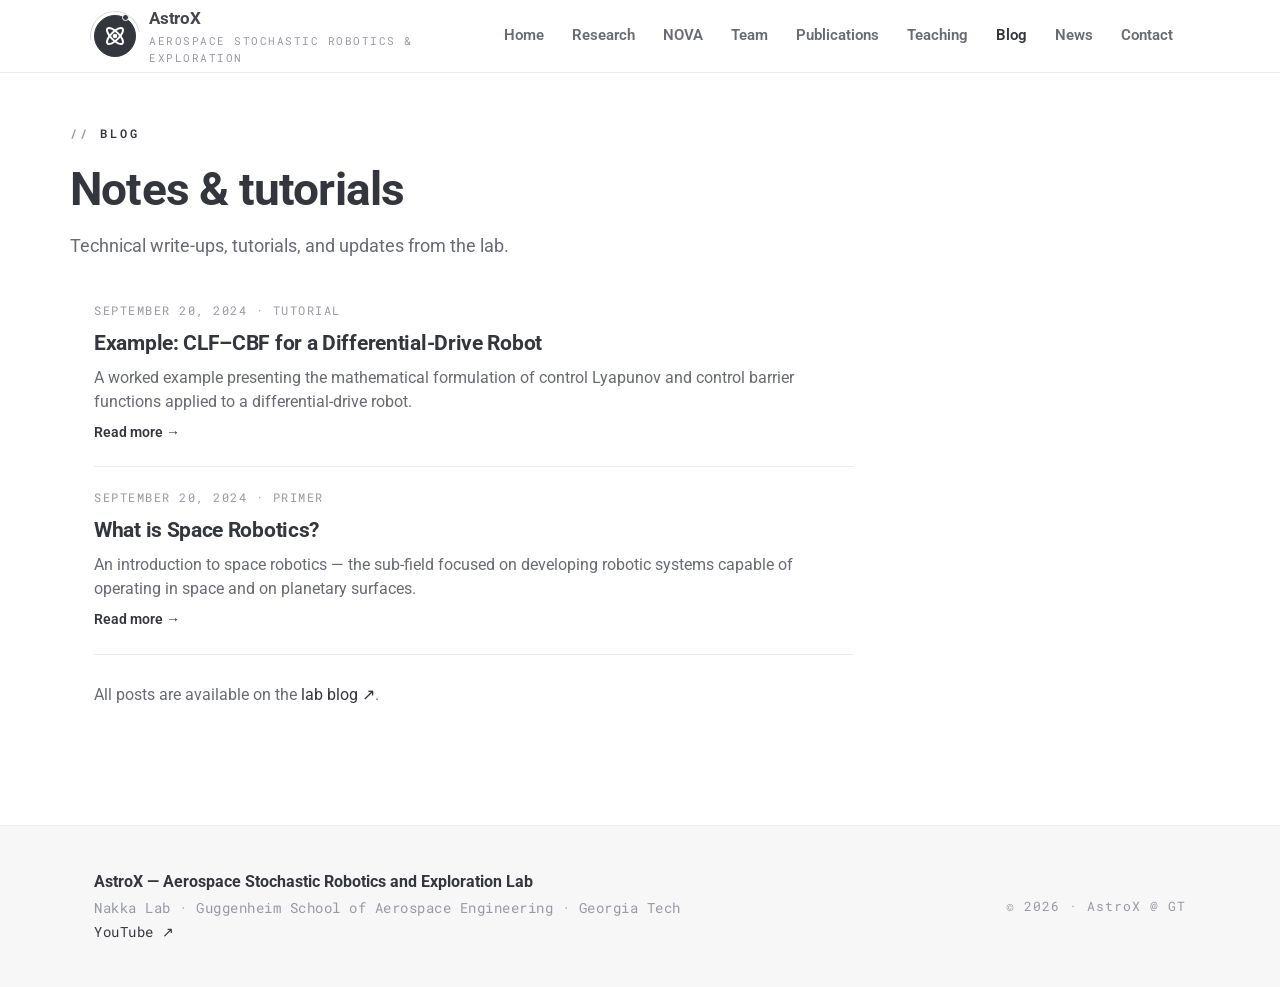
<file: blog.html>
<!DOCTYPE html>
<html lang="en">
<head>
<meta charset="UTF-8" />
<meta name="viewport" content="width=device-width, initial-scale=1" />
<title>Blog — AstroX Lab</title>
<meta name="description" content="Notes, tutorials, and news from the AstroX Lab at Georgia Tech." />
<link rel="preconnect" href="https://fonts.googleapis.com" />
<link rel="preconnect" href="https://fonts.gstatic.com" crossorigin />
<link href="https://fonts.googleapis.com/css2?family=Roboto:wght@400;500;700;900&family=Roboto+Mono:wght@400;500;700&display=swap" rel="stylesheet" />
<link rel="icon" href="assets/logo-mark.svg" />
<link rel="stylesheet" href="assets/style.css" />
</head>
<body>

<header class="site-header">
  <div class="wrap nav">
    <a class="brand" href="index.html">
      <span class="mark"><svg viewBox="-16 -16 32 32" width="26" height="26" fill="none" aria-hidden="true"><g stroke="#ffffff" stroke-width="2.4"><ellipse rx="13" ry="5" transform="rotate(45)"/><ellipse rx="13" ry="5" transform="rotate(-45)"/></g><circle r="2.8" fill="#ffffff"/></svg></span>
      <span class="txt"><b>AstroX</b><span>Aerospace Stochastic Robotics &amp; Exploration</span></span>
    </a>
    <button class="nav-toggle" aria-label="Menu" onclick="document.getElementById('nav').classList.toggle('open')">☰</button>
    <nav class="nav-links" id="nav">
      <a href="index.html">Home</a>
      <a href="research.html">Research</a>
      <a href="nova.html">NOVA</a>
      <a href="team.html">Team</a>
      <a href="publications.html">Publications</a>
      <a href="teaching.html">Teaching</a>
      <a href="blog.html" class="active">Blog</a>
      <a href="news.html">News</a>
      <a href="contact.html">Contact</a>
    </nav>
  </div>
</header>

<div class="wrap page-title">
  <span class="label">Blog</span>
  <h1>Notes &amp; tutorials</h1>
  <p>Technical write-ups, tutorials, and updates from the lab.</p>
</div>

<section style="padding-top:36px;">
  <div class="wrap">
    <div class="postlist">
      <div class="post-entry">
        <div class="meta">September 20, 2024 · Tutorial</div>
        <h3><a href="https://aerospaceroboticslab.ae.gatech.edu/2024/09/20/example-clf-cbf-for-differential-drive-robot/" target="_blank" rel="noopener">Example: CLF–CBF for a Differential-Drive Robot</a></h3>
        <p>A worked example presenting the mathematical formulation of control Lyapunov and control barrier functions applied to a differential-drive robot.</p>
        <a class="more" href="https://aerospaceroboticslab.ae.gatech.edu/2024/09/20/example-clf-cbf-for-differential-drive-robot/" target="_blank" rel="noopener">Read more →</a>
      </div>
      <div class="post-entry">
        <div class="meta">September 20, 2024 · Primer</div>
        <h3><a href="https://aerospaceroboticslab.ae.gatech.edu/2024/09/20/what-is-space-robotics/" target="_blank" rel="noopener">What is Space Robotics?</a></h3>
        <p>An introduction to space robotics — the sub-field focused on developing robotic systems capable of operating in space and on planetary surfaces.</p>
        <a class="more" href="https://aerospaceroboticslab.ae.gatech.edu/2024/09/20/what-is-space-robotics/" target="_blank" rel="noopener">Read more →</a>
      </div>
    </div>
    <p style="margin-top:28px;color:var(--text-dim);">All posts are available on the <a href="https://aerospaceroboticslab.ae.gatech.edu/blog/" target="_blank" rel="noopener">lab blog ↗</a>.</p>
  </div>
</section>

<footer class="site-footer">
  <div class="wrap">
    <div>
      <div class="lab">AstroX — Aerospace Stochastic Robotics and Exploration Lab</div>
      <div class="sub">Nakka Lab · Guggenheim School of Aerospace Engineering · Georgia Tech</div>
      <div class="sub"><a href="https://www.youtube.com/@AerospaceRoboticsLab" target="_blank" rel="noopener">YouTube ↗</a></div>
    </div>
    <div class="right">© <span id="yr"></span> · AstroX @ GT</div>
  </div>
</footer>
<script>document.getElementById('yr').textContent=new Date().getFullYear();</script>
</body>
</html>
</file>
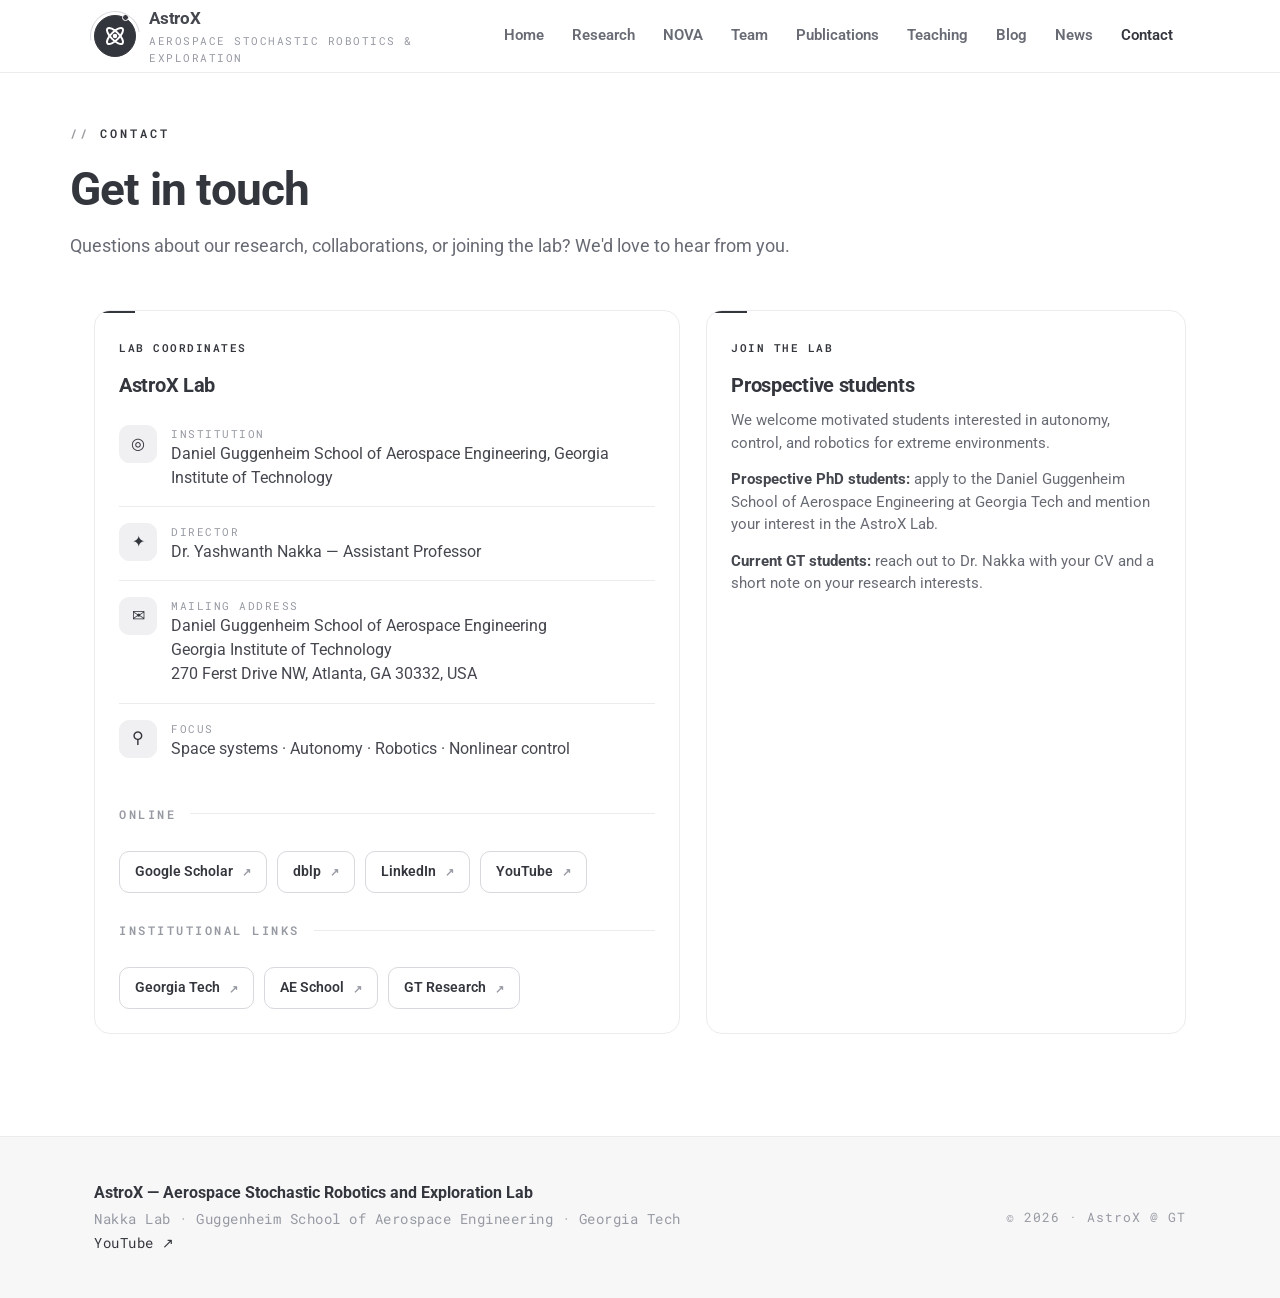
<file: contact.html>
<!DOCTYPE html>
<html lang="en">
<head>
<meta charset="UTF-8" />
<meta name="viewport" content="width=device-width, initial-scale=1" />
<title>Contact — AstroX Lab</title>
<meta name="description" content="Contact the AstroX Lab at Georgia Tech and information for prospective students." />
<link rel="preconnect" href="https://fonts.googleapis.com" />
<link rel="preconnect" href="https://fonts.gstatic.com" crossorigin />
<link href="https://fonts.googleapis.com/css2?family=Roboto:wght@400;500;700;900&family=Roboto+Mono:wght@400;500;700&display=swap" rel="stylesheet" />
<link rel="icon" href="assets/logo-mark.svg" />
<link rel="stylesheet" href="assets/style.css" />
</head>
<body>

<header class="site-header">
  <div class="wrap nav">
    <a class="brand" href="index.html">
      <span class="mark"><svg viewBox="-16 -16 32 32" width="26" height="26" fill="none" aria-hidden="true"><g stroke="#ffffff" stroke-width="2.4"><ellipse rx="13" ry="5" transform="rotate(45)"/><ellipse rx="13" ry="5" transform="rotate(-45)"/></g><circle r="2.8" fill="#ffffff"/></svg></span>
      <span class="txt"><b>AstroX</b><span>Aerospace Stochastic Robotics &amp; Exploration</span></span>
    </a>
    <button class="nav-toggle" aria-label="Menu" onclick="document.getElementById('nav').classList.toggle('open')">☰</button>
    <nav class="nav-links" id="nav">
      <a href="index.html">Home</a>
      <a href="research.html">Research</a>
      <a href="nova.html">NOVA</a>
      <a href="team.html">Team</a>
      <a href="publications.html">Publications</a>
      <a href="teaching.html">Teaching</a>
      <a href="blog.html">Blog</a>
      <a href="news.html">News</a>
      <a href="contact.html" class="active">Contact</a>
    </nav>
  </div>
</header>

<div class="wrap page-title">
  <span class="label">Contact</span>
  <h1>Get in touch</h1>
  <p>Questions about our research, collaborations, or joining the lab? We'd love to hear from you.</p>
</div>

<section style="padding-top:44px;">
  <div class="wrap">
    <div class="contact-grid">

      <div class="card">
        <span class="tag">Lab coordinates</span>
        <h3 style="margin-bottom:8px;">AstroX Lab</h3>
        <div class="info-row">
          <div class="ic">◎</div>
          <div><div class="k">Institution</div><div class="v">Daniel Guggenheim School of Aerospace Engineering, Georgia Institute of Technology</div></div>
        </div>
        <div class="info-row">
          <div class="ic">✦</div>
          <div><div class="k">Director</div><div class="v">Dr. Yashwanth Nakka — Assistant Professor</div></div>
        </div>
        <div class="info-row">
          <div class="ic">✉</div>
          <div><div class="k">Mailing address</div><div class="v">Daniel Guggenheim School of Aerospace Engineering<br>Georgia Institute of Technology<br>270 Ferst Drive NW, Atlanta, GA 30332, USA</div></div>
        </div>
        <div class="info-row" style="border-bottom:0;">
          <div class="ic">⚲</div>
          <div><div class="k">Focus</div><div class="v">Space systems · Autonomy · Robotics · Nonlinear control</div></div>
        </div>

        <div class="subhead" style="margin:28px 0 14px;">Online</div>
        <div class="quicklinks">
          <a href="https://scholar.google.com/citations?user=Bo3Uu-gAAAAJ&hl=en" target="_blank" rel="noopener">Google Scholar <span class="ext">↗</span></a>
          <a href="https://dblp.org/pid/263/6375.html" target="_blank" rel="noopener">dblp <span class="ext">↗</span></a>
          <a href="https://www.linkedin.com/in/nakka" target="_blank" rel="noopener">LinkedIn <span class="ext">↗</span></a>
          <a href="https://www.youtube.com/@AerospaceRoboticsLab" target="_blank" rel="noopener">YouTube <span class="ext">↗</span></a>
        </div>

        <div class="subhead" style="margin:28px 0 14px;">Institutional links</div>
        <div class="quicklinks">
          <a href="https://www.gatech.edu" target="_blank" rel="noopener">Georgia Tech <span class="ext">↗</span></a>
          <a href="https://ae.gatech.edu" target="_blank" rel="noopener">AE School <span class="ext">↗</span></a>
          <a href="https://research.gatech.edu" target="_blank" rel="noopener">GT Research <span class="ext">↗</span></a>
        </div>
      </div>

      <div class="card">
        <span class="tag">Join the lab</span>
        <h3 style="margin-bottom:8px;">Prospective students</h3>
        <p style="color:var(--text-dim);">We welcome motivated students interested in autonomy, control, and robotics for extreme environments.</p>
        <p style="color:var(--text-dim);margin-top:14px;"><b style="color:var(--text);">Prospective PhD students:</b> apply to the Daniel Guggenheim School of Aerospace Engineering at Georgia Tech and mention your interest in the AstroX Lab.</p>
        <p style="color:var(--text-dim);margin-top:14px;"><b style="color:var(--text);">Current GT students:</b> reach out to Dr. Nakka with your CV and a short note on your research interests.</p>
      </div>

    </div>
  </div>
</section>

<footer class="site-footer">
  <div class="wrap">
    <div>
      <div class="lab">AstroX — Aerospace Stochastic Robotics and Exploration Lab</div>
      <div class="sub">Nakka Lab · Guggenheim School of Aerospace Engineering · Georgia Tech</div>
      <div class="sub"><a href="https://www.youtube.com/@AerospaceRoboticsLab" target="_blank" rel="noopener">YouTube ↗</a></div>
    </div>
    <div class="right">© <span id="yr"></span> · AstroX @ GT</div>
  </div>
</footer>
<script>document.getElementById('yr').textContent=new Date().getFullYear();</script>
</body>
</html>
</file>
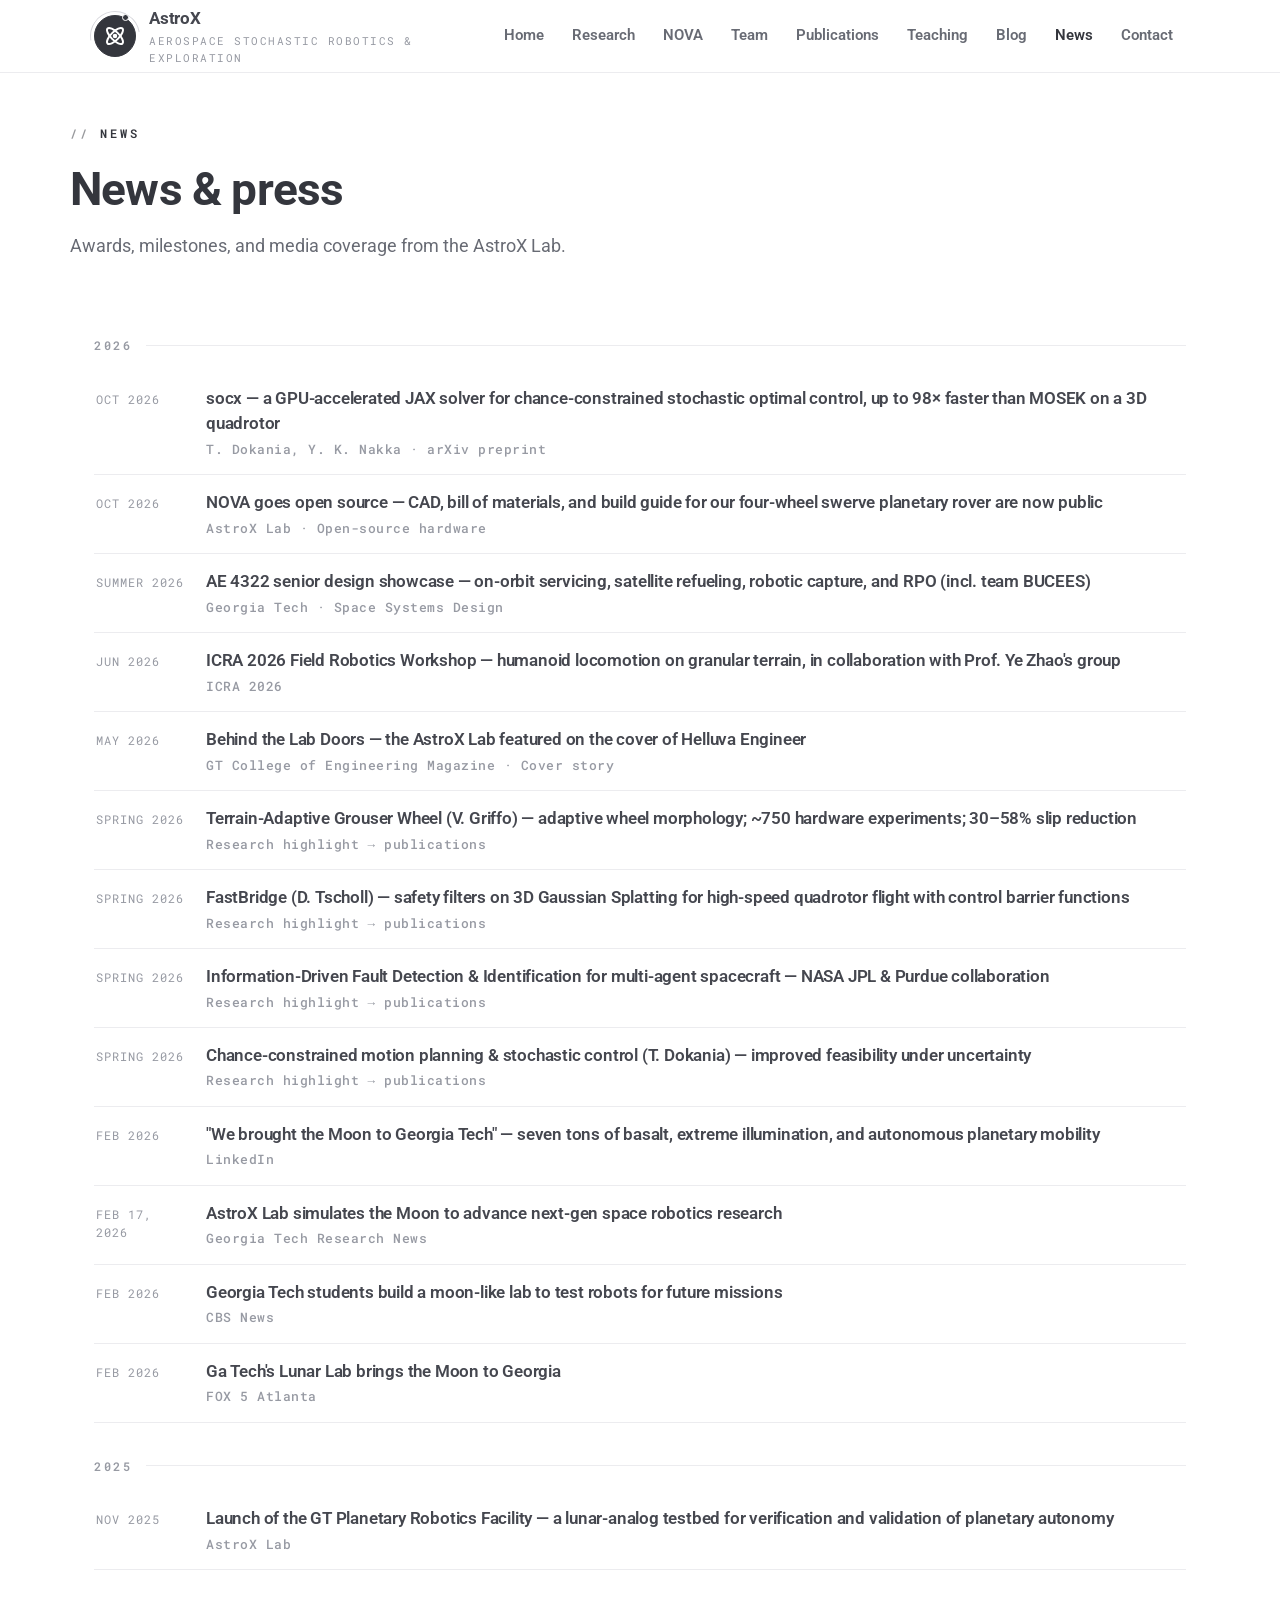
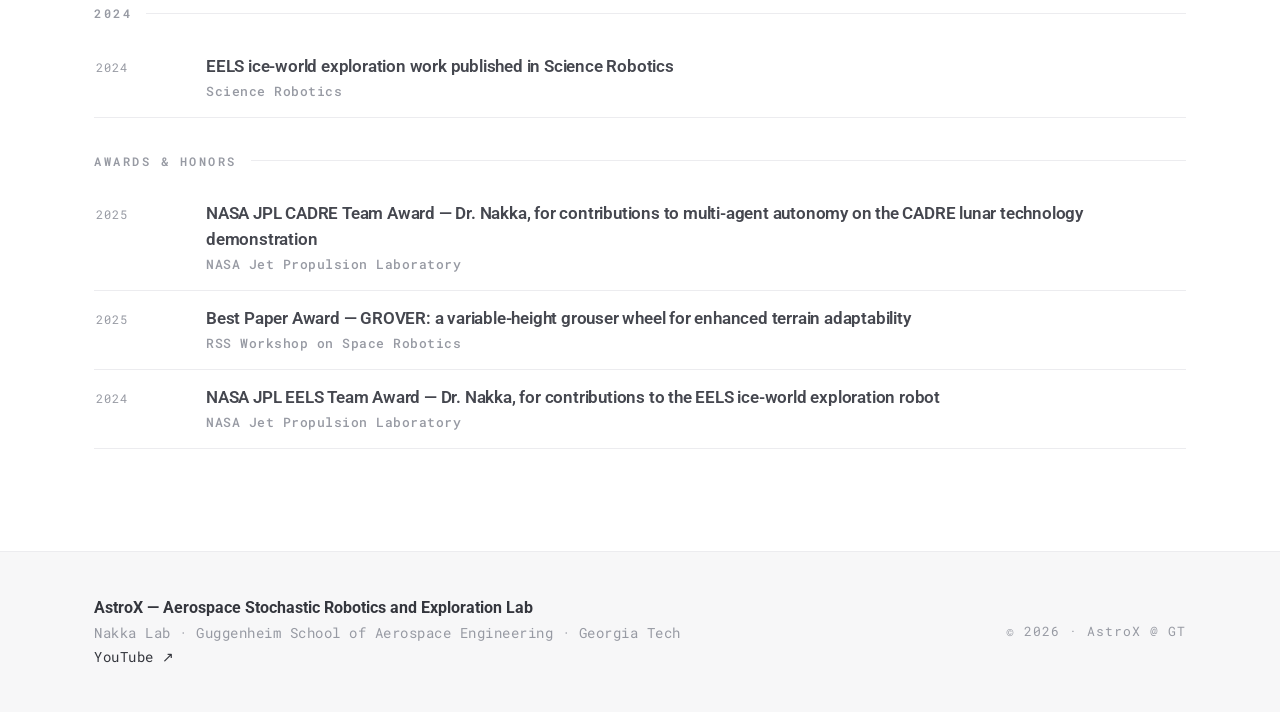
<file: news.html>
<!DOCTYPE html>
<html lang="en">
<head>
<meta charset="UTF-8" />
<meta name="viewport" content="width=device-width, initial-scale=1" />
<title>News — AstroX Lab</title>
<meta name="description" content="News, awards, and press coverage from the AstroX Lab at Georgia Tech." />
<link rel="preconnect" href="https://fonts.googleapis.com" />
<link rel="preconnect" href="https://fonts.gstatic.com" crossorigin />
<link href="https://fonts.googleapis.com/css2?family=Roboto:wght@400;500;700;900&family=Roboto+Mono:wght@400;500;700&display=swap" rel="stylesheet" />
<link rel="icon" href="assets/logo-mark.svg" />
<link rel="stylesheet" href="assets/style.css" />
</head>
<body>

<header class="site-header">
  <div class="wrap nav">
    <a class="brand" href="index.html">
      <span class="mark"><svg viewBox="-16 -16 32 32" width="26" height="26" fill="none" aria-hidden="true"><g stroke="#ffffff" stroke-width="2.4"><ellipse rx="13" ry="5" transform="rotate(45)"/><ellipse rx="13" ry="5" transform="rotate(-45)"/></g><circle r="2.8" fill="#ffffff"/></svg></span>
      <span class="txt"><b>AstroX</b><span>Aerospace Stochastic Robotics &amp; Exploration</span></span>
    </a>
    <button class="nav-toggle" aria-label="Menu" onclick="document.getElementById('nav').classList.toggle('open')">☰</button>
    <nav class="nav-links" id="nav">
      <a href="index.html">Home</a>
      <a href="research.html">Research</a>
      <a href="nova.html">NOVA</a>
      <a href="team.html">Team</a>
      <a href="publications.html">Publications</a>
      <a href="teaching.html">Teaching</a>
      <a href="blog.html">Blog</a>
      <a href="news.html" class="active">News</a>
      <a href="contact.html">Contact</a>
    </nav>
  </div>
</header>

<div class="wrap page-title">
  <span class="label">News</span>
  <h1>News &amp; press</h1>
  <p>Awards, milestones, and media coverage from the AstroX Lab.</p>
</div>

<section style="padding-top:36px;">
  <div class="wrap">

    <div class="subhead">2026</div>
    <div class="news">
      <a class="item" href="papers/socx.html">
        <div class="date">Oct 2026</div>
        <div class="t">socx — a GPU-accelerated JAX solver for chance-constrained stochastic optimal control, up to 98× faster than MOSEK on a 3D quadrotor
          <span class="src">T. Dokania, Y. K. Nakka · arXiv preprint</span></div>
      </a>
      <a class="item" href="nova.html">
        <div class="date">Oct 2026</div>
        <div class="t">NOVA goes open source — CAD, bill of materials, and build guide for our four-wheel swerve planetary rover are now public
          <span class="src">AstroX Lab · Open-source hardware</span></div>
      </a>
      <a class="item" href="teaching.html">
        <div class="date">Summer 2026</div>
        <div class="t">AE 4322 senior design showcase — on-orbit servicing, satellite refueling, robotic capture, and RPO (incl. team BUCEES)
          <span class="src">Georgia Tech · Space Systems Design</span></div>
      </a>
      <a class="item" href="research.html">
        <div class="date">Jun 2026</div>
        <div class="t">ICRA 2026 Field Robotics Workshop — humanoid locomotion on granular terrain, in collaboration with Prof. Ye Zhao's group
          <span class="src">ICRA 2026</span></div>
      </a>
      <a class="item" href="https://coe.gatech.edu/magazine/2026/spring/behind-lab-doors" target="_blank" rel="noopener">
        <div class="date">May 2026</div>
        <div class="t">Behind the Lab Doors — the AstroX Lab featured on the cover of Helluva Engineer
          <span class="src">GT College of Engineering Magazine · Cover story</span></div>
      </a>
      <a class="item" href="publications.html">
        <div class="date">Spring 2026</div>
        <div class="t">Terrain-Adaptive Grouser Wheel (V. Griffo) — adaptive wheel morphology; ~750 hardware experiments; 30–58% slip reduction
          <span class="src">Research highlight → publications</span></div>
      </a>
      <a class="item" href="publications.html">
        <div class="date">Spring 2026</div>
        <div class="t">FastBridge (D. Tscholl) — safety filters on 3D Gaussian Splatting for high-speed quadrotor flight with control barrier functions
          <span class="src">Research highlight → publications</span></div>
      </a>
      <a class="item" href="publications.html">
        <div class="date">Spring 2026</div>
        <div class="t">Information-Driven Fault Detection &amp; Identification for multi-agent spacecraft — NASA JPL &amp; Purdue collaboration
          <span class="src">Research highlight → publications</span></div>
      </a>
      <a class="item" href="publications.html">
        <div class="date">Spring 2026</div>
        <div class="t">Chance-constrained motion planning &amp; stochastic control (T. Dokania) — improved feasibility under uncertainty
          <span class="src">Research highlight → publications</span></div>
      </a>
      <a class="item" href="https://www.linkedin.com/in/nakka" target="_blank" rel="noopener">
        <div class="date">Feb 2026</div>
        <div class="t">"We brought the Moon to Georgia Tech" — seven tons of basalt, extreme illumination, and autonomous planetary mobility
          <span class="src">LinkedIn</span></div>
      </a>
      <a class="item" href="https://research.gatech.edu/aerospace-robotics-lab-simulates-moon-advance-nextgen-space-robotics-research" target="_blank" rel="noopener">
        <div class="date">Feb 17, 2026</div>
        <div class="t">AstroX Lab simulates the Moon to advance next-gen space robotics research
          <span class="src">Georgia Tech Research News</span></div>
      </a>
      <a class="item" href="https://www.cbsnews.com/atlanta/news/georgia-tech-students-build-moon-like-lab-to-test-robots-for-future-missions/" target="_blank" rel="noopener">
        <div class="date">Feb 2026</div>
        <div class="t">Georgia Tech students build a moon-like lab to test robots for future missions
          <span class="src">CBS News</span></div>
      </a>
      <a class="item" href="https://www.fox5atlanta.com/video/fmc-iouwzne4t4e104pw" target="_blank" rel="noopener">
        <div class="date">Feb 2026</div>
        <div class="t">Ga Tech's Lunar Lab brings the Moon to Georgia
          <span class="src">FOX 5 Atlanta</span></div>
      </a>
    </div>

    <div class="subhead">2025</div>
    <div class="news">
      <a class="item" href="research.html">
        <div class="date">Nov 2025</div>
        <div class="t">Launch of the GT Planetary Robotics Facility — a lunar-analog testbed for verification and validation of planetary autonomy
          <span class="src">AstroX Lab</span></div>
      </a>
    </div>

    <div class="subhead">2024</div>
    <div class="news">
      <a class="item" href="https://doi.org/10.1126/scirobotics.adh8332" target="_blank" rel="noopener">
        <div class="date">2024</div>
        <div class="t">EELS ice-world exploration work published in Science Robotics
          <span class="src">Science Robotics</span></div>
      </a>
    </div>

    <div class="subhead">Awards &amp; Honors</div>
    <div class="news">
      <a class="item" href="https://www.jpl.nasa.gov/missions/cadre/" target="_blank" rel="noopener">
        <div class="date">2025</div>
        <div class="t">NASA JPL CADRE Team Award — Dr. Nakka, for contributions to multi-agent autonomy on the CADRE lunar technology demonstration
          <span class="src">NASA Jet Propulsion Laboratory</span></div>
      </a>
      <a class="item" href="publications.html">
        <div class="date">2025</div>
        <div class="t">Best Paper Award — GROVER: a variable-height grouser wheel for enhanced terrain adaptability
          <span class="src">RSS Workshop on Space Robotics</span></div>
      </a>
      <a class="item" href="https://doi.org/10.1126/scirobotics.adh8332" target="_blank" rel="noopener">
        <div class="date">2024</div>
        <div class="t">NASA JPL EELS Team Award — Dr. Nakka, for contributions to the EELS ice-world exploration robot
          <span class="src">NASA Jet Propulsion Laboratory</span></div>
      </a>
    </div>

  </div>
</section>

<footer class="site-footer">
  <div class="wrap">
    <div>
      <div class="lab">AstroX — Aerospace Stochastic Robotics and Exploration Lab</div>
      <div class="sub">Nakka Lab · Guggenheim School of Aerospace Engineering · Georgia Tech</div>
      <div class="sub"><a href="https://www.youtube.com/@AerospaceRoboticsLab" target="_blank" rel="noopener">YouTube ↗</a></div>
    </div>
    <div class="right">© <span id="yr"></span> · AstroX @ GT</div>
  </div>
</footer>
<script>document.getElementById('yr').textContent=new Date().getFullYear();</script>
</body>
</html>
</file>
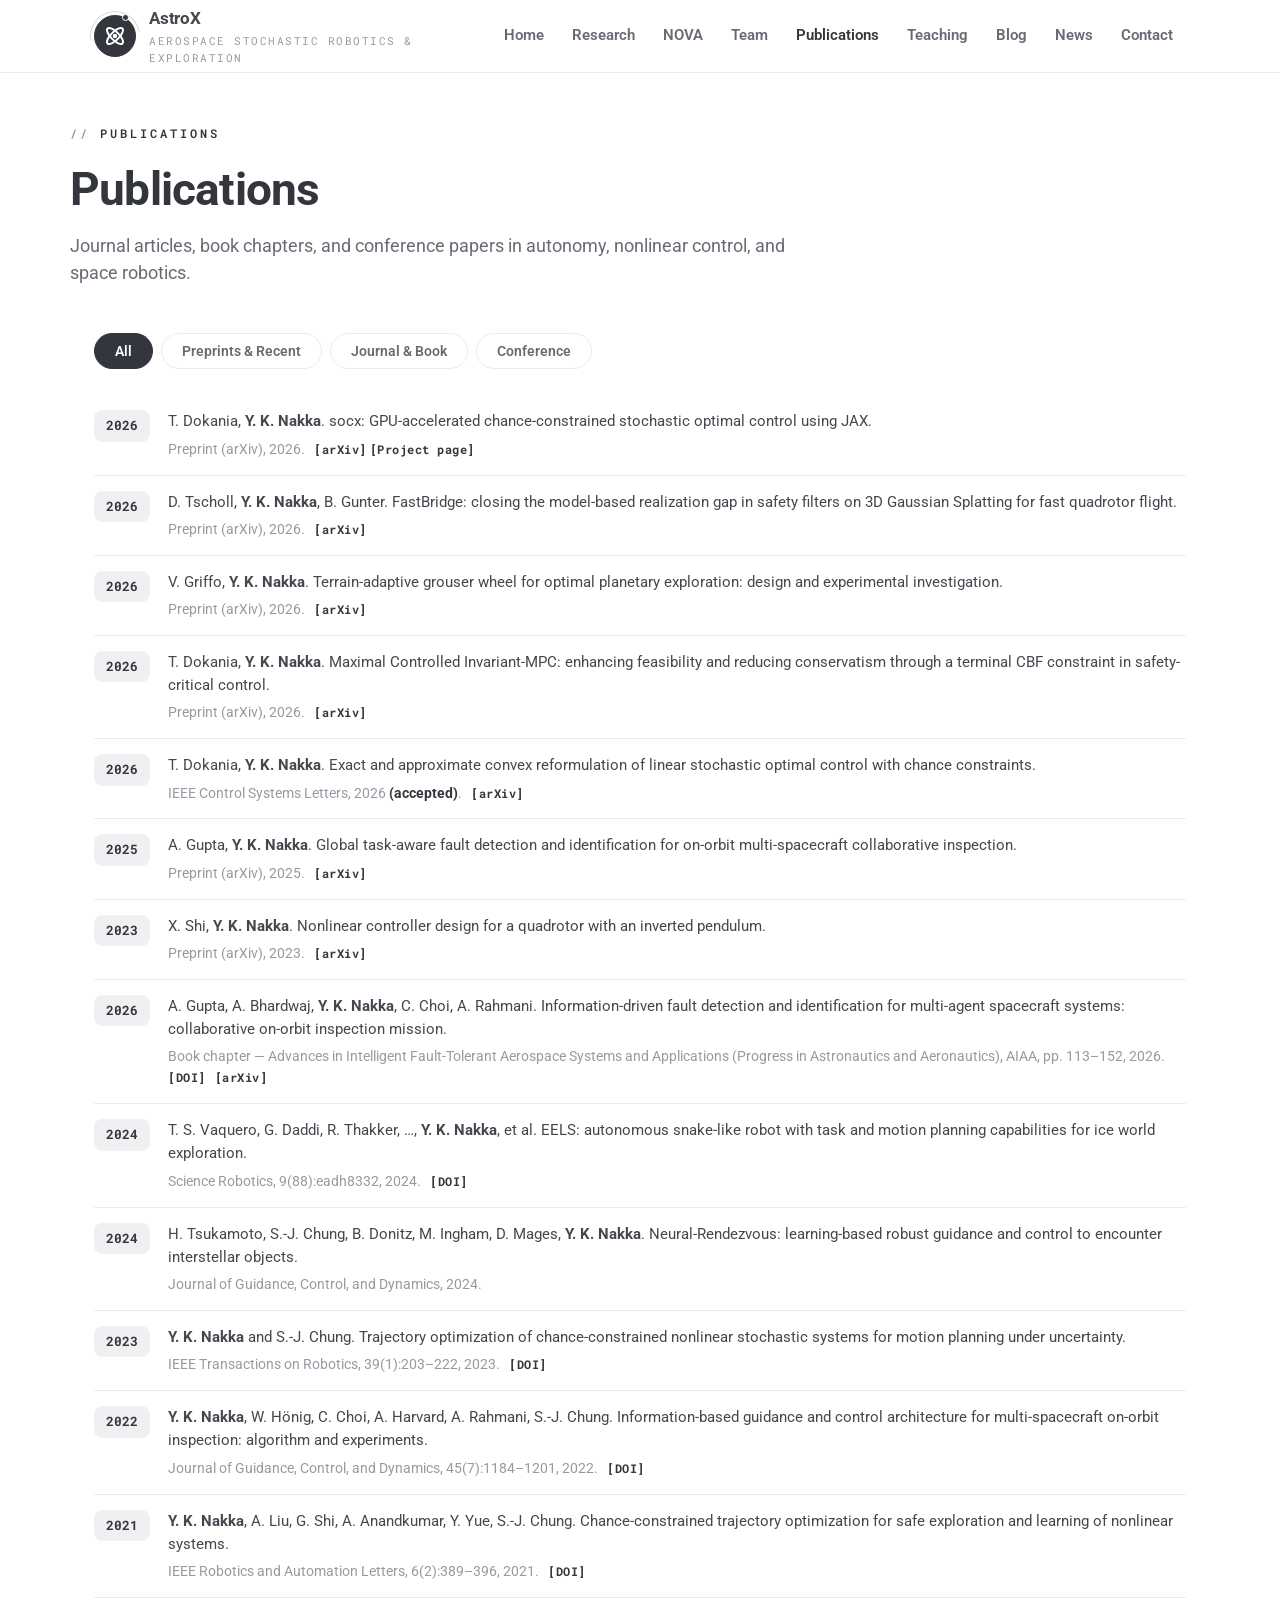
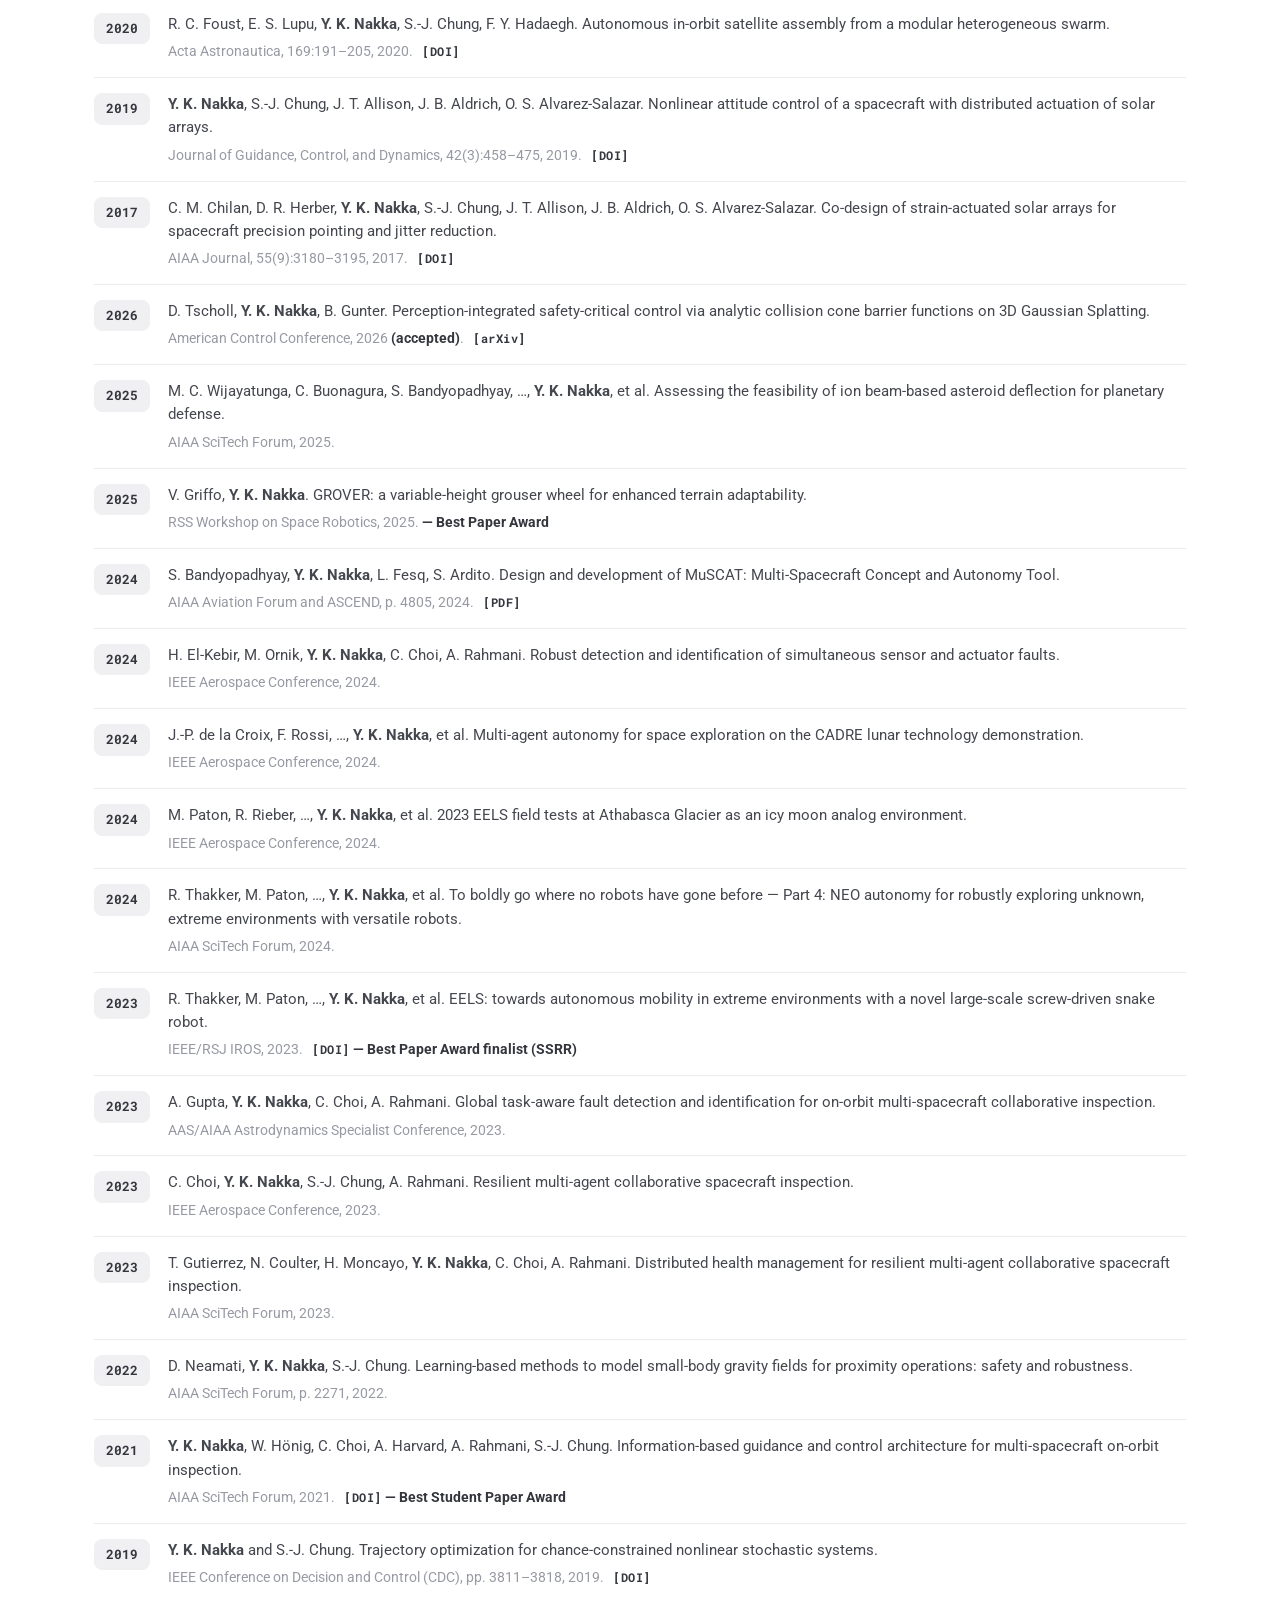
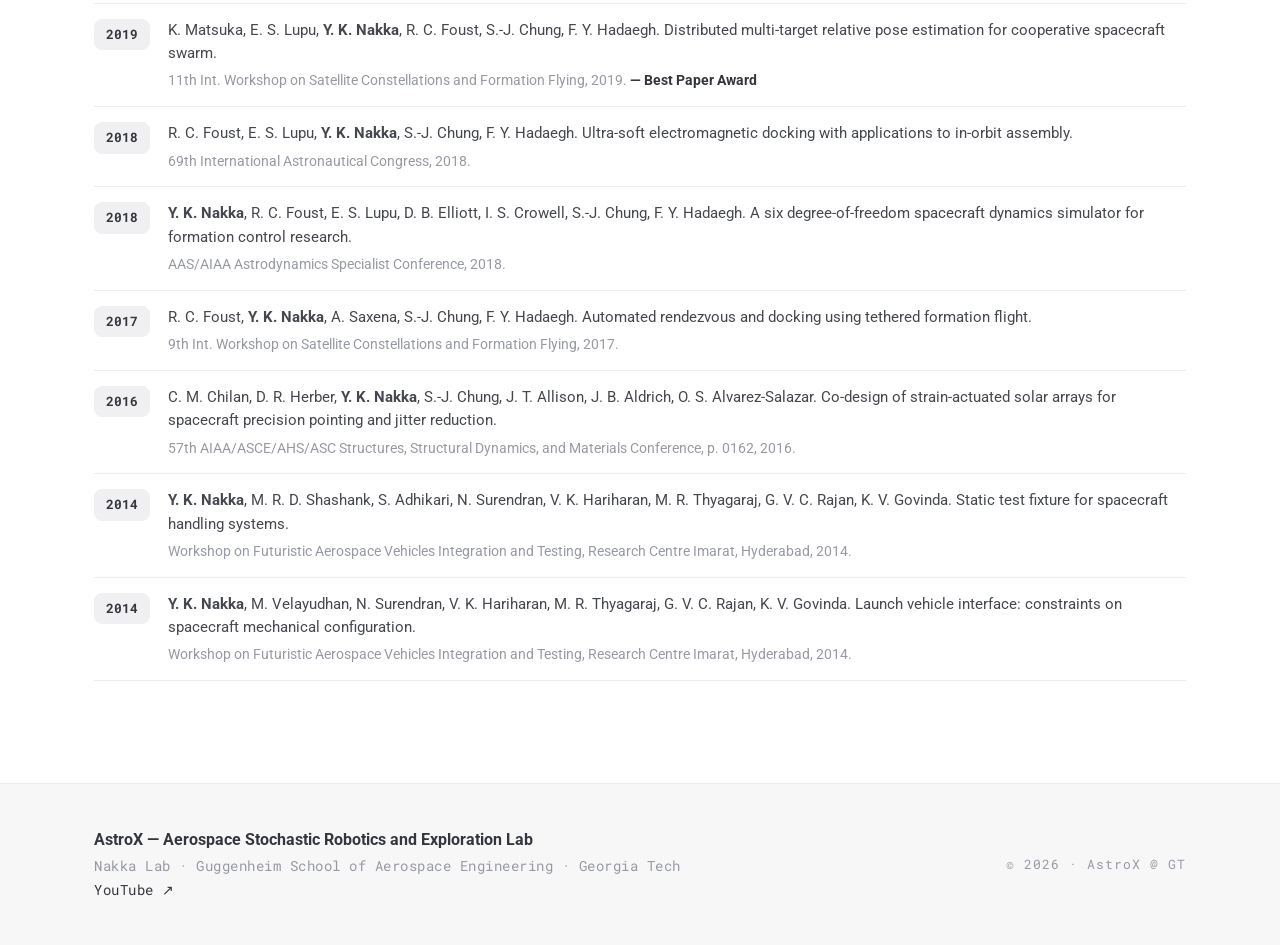
<file: publications.html>
<!DOCTYPE html>
<html lang="en">
<head>
<meta charset="UTF-8" />
<meta name="viewport" content="width=device-width, initial-scale=1" />
<title>Publications — AstroX Lab</title>
<meta name="description" content="Journal, book chapter, and conference publications from the AstroX Lab at Georgia Tech." />
<link rel="preconnect" href="https://fonts.googleapis.com" />
<link rel="preconnect" href="https://fonts.gstatic.com" crossorigin />
<link href="https://fonts.googleapis.com/css2?family=Roboto:wght@400;500;700;900&family=Roboto+Mono:wght@400;500;700&display=swap" rel="stylesheet" />
<link rel="icon" href="assets/logo-mark.svg" />
<link rel="stylesheet" href="assets/style.css" />
</head>
<body>

<header class="site-header">
  <div class="wrap nav">
    <a class="brand" href="index.html">
      <span class="mark"><svg viewBox="-16 -16 32 32" width="26" height="26" fill="none" aria-hidden="true"><g stroke="#ffffff" stroke-width="2.4"><ellipse rx="13" ry="5" transform="rotate(45)"/><ellipse rx="13" ry="5" transform="rotate(-45)"/></g><circle r="2.8" fill="#ffffff"/></svg></span>
      <span class="txt"><b>AstroX</b><span>Aerospace Stochastic Robotics &amp; Exploration</span></span>
    </a>
    <button class="nav-toggle" aria-label="Menu" onclick="document.getElementById('nav').classList.toggle('open')">☰</button>
    <nav class="nav-links" id="nav">
      <a href="index.html">Home</a>
      <a href="research.html">Research</a>
      <a href="nova.html">NOVA</a>
      <a href="team.html">Team</a>
      <a href="publications.html" class="active">Publications</a>
      <a href="teaching.html">Teaching</a>
      <a href="blog.html">Blog</a>
      <a href="news.html">News</a>
      <a href="contact.html">Contact</a>
    </nav>
  </div>
</header>

<div class="wrap page-title">
  <span class="label">Publications</span>
  <h1>Publications</h1>
  <p>Journal articles, book chapters, and conference papers in autonomy, nonlinear control, and space robotics.</p>
</div>

<section style="padding-top:40px;">
  <div class="wrap">
    <div class="pub-tabs">
      <button class="active" data-f="all" onclick="filt(this)">All</button>
      <button data-f="preprint" onclick="filt(this)">Preprints &amp; Recent</button>
      <button data-f="journal" onclick="filt(this)">Journal &amp; Book</button>
      <button data-f="conf" onclick="filt(this)">Conference</button>
    </div>

    <div id="list">

      <!-- ============ PREPRINTS / RECENT ============ -->
      <div class="pub" data-t="preprint">
        <span class="id">2026</span>
        <div class="meta">
          <p>T. Dokania, <b>Y. K. Nakka</b>. socx: GPU-accelerated chance-constrained stochastic optimal control using JAX.</p>
          <p class="venue">Preprint (arXiv), 2026. &nbsp; <a class="pdf" href="https://arxiv.org/abs/2610.40427">[arXiv]</a> <a class="pdf" href="papers/socx.html">[Project page]</a></p>
        </div>
      </div>
      <div class="pub" data-t="preprint">
        <span class="id">2026</span>
        <div class="meta">
          <p>D. Tscholl, <b>Y. K. Nakka</b>, B. Gunter. FastBridge: closing the model-based realization gap in safety filters on 3D Gaussian Splatting for fast quadrotor flight.</p>
          <p class="venue">Preprint (arXiv), 2026. &nbsp; <a class="pdf" href="https://arxiv.org/abs/2607.01200">[arXiv]</a></p>
        </div>
      </div>
      <div class="pub" data-t="preprint">
        <span class="id">2026</span>
        <div class="meta">
          <p>V. Griffo, <b>Y. K. Nakka</b>. Terrain-adaptive grouser wheel for optimal planetary exploration: design and experimental investigation.</p>
          <p class="venue">Preprint (arXiv), 2026. &nbsp; <a class="pdf" href="https://arxiv.org/abs/2605.24311">[arXiv]</a></p>
        </div>
      </div>
      <div class="pub" data-t="preprint">
        <span class="id">2026</span>
        <div class="meta">
          <p>T. Dokania, <b>Y. K. Nakka</b>. Maximal Controlled Invariant-MPC: enhancing feasibility and reducing conservatism through a terminal CBF constraint in safety-critical control.</p>
          <p class="venue">Preprint (arXiv), 2026. &nbsp; <a class="pdf" href="https://arxiv.org/abs/2605.05575">[arXiv]</a></p>
        </div>
      </div>
      <div class="pub" data-t="preprint">
        <span class="id">2026</span>
        <div class="meta">
          <p>T. Dokania, <b>Y. K. Nakka</b>. Exact and approximate convex reformulation of linear stochastic optimal control with chance constraints.</p>
          <p class="venue">IEEE Control Systems Letters, 2026 <span class="award">(accepted)</span>. &nbsp; <a class="pdf" href="https://arxiv.org/abs/2603.19454">[arXiv]</a></p>
        </div>
      </div>
      <div class="pub" data-t="preprint">
        <span class="id">2025</span>
        <div class="meta">
          <p>A. Gupta, <b>Y. K. Nakka</b>. Global task-aware fault detection and identification for on-orbit multi-spacecraft collaborative inspection.</p>
          <p class="venue">Preprint (arXiv), 2025. &nbsp; <a class="pdf" href="https://arxiv.org/abs/2505.03088">[arXiv]</a></p>
        </div>
      </div>
      <div class="pub" data-t="preprint">
        <span class="id">2023</span>
        <div class="meta">
          <p>X. Shi, <b>Y. K. Nakka</b>. Nonlinear controller design for a quadrotor with an inverted pendulum.</p>
          <p class="venue">Preprint (arXiv), 2023. &nbsp; <a class="pdf" href="https://arxiv.org/abs/2308.02741">[arXiv]</a></p>
        </div>
      </div>

      <!-- ============ JOURNAL & BOOK ============ -->
      <div class="pub" data-t="journal">
        <span class="id">2026</span>
        <div class="meta">
          <p>A. Gupta, A. Bhardwaj, <b>Y. K. Nakka</b>, C. Choi, A. Rahmani. Information-driven fault detection and identification for multi-agent spacecraft systems: collaborative on-orbit inspection mission.</p>
          <p class="venue">Book chapter — Advances in Intelligent Fault-Tolerant Aerospace Systems and Applications (Progress in Astronautics and Aeronautics), AIAA, pp. 113–152, 2026. &nbsp; <a class="pdf" href="https://doi.org/10.2514/5.9781624107665.0113.0152">[DOI]</a> &nbsp; <a class="pdf" href="https://arxiv.org/abs/2511.08752">[arXiv]</a></p>
        </div>
      </div>
      <div class="pub" data-t="journal">
        <span class="id">2024</span>
        <div class="meta">
          <p>T. S. Vaquero, G. Daddi, R. Thakker, …, <b>Y. K. Nakka</b>, et al. EELS: autonomous snake-like robot with task and motion planning capabilities for ice world exploration.</p>
          <p class="venue">Science Robotics, 9(88):eadh8332, 2024. &nbsp; <a class="pdf" href="https://doi.org/10.1126/scirobotics.adh8332">[DOI]</a></p>
        </div>
      </div>
      <div class="pub" data-t="journal">
        <span class="id">2024</span>
        <div class="meta">
          <p>H. Tsukamoto, S.-J. Chung, B. Donitz, M. Ingham, D. Mages, <b>Y. K. Nakka</b>. Neural-Rendezvous: learning-based robust guidance and control to encounter interstellar objects.</p>
          <p class="venue">Journal of Guidance, Control, and Dynamics, 2024.</p>
        </div>
      </div>
      <div class="pub" data-t="journal">
        <span class="id">2023</span>
        <div class="meta">
          <p><b>Y. K. Nakka</b> and S.-J. Chung. Trajectory optimization of chance-constrained nonlinear stochastic systems for motion planning under uncertainty.</p>
          <p class="venue">IEEE Transactions on Robotics, 39(1):203–222, 2023. &nbsp; <a class="pdf" href="https://doi.org/10.1109/TRO.2022.3199437">[DOI]</a></p>
        </div>
      </div>
      <div class="pub" data-t="journal">
        <span class="id">2022</span>
        <div class="meta">
          <p><b>Y. K. Nakka</b>, W. Hönig, C. Choi, A. Harvard, A. Rahmani, S.-J. Chung. Information-based guidance and control architecture for multi-spacecraft on-orbit inspection: algorithm and experiments.</p>
          <p class="venue">Journal of Guidance, Control, and Dynamics, 45(7):1184–1201, 2022. &nbsp; <a class="pdf" href="https://doi.org/10.2514/1.G006278">[DOI]</a></p>
        </div>
      </div>
      <div class="pub" data-t="journal">
        <span class="id">2021</span>
        <div class="meta">
          <p><b>Y. K. Nakka</b>, A. Liu, G. Shi, A. Anandkumar, Y. Yue, S.-J. Chung. Chance-constrained trajectory optimization for safe exploration and learning of nonlinear systems.</p>
          <p class="venue">IEEE Robotics and Automation Letters, 6(2):389–396, 2021. &nbsp; <a class="pdf" href="https://doi.org/10.1109/LRA.2020.3044033">[DOI]</a></p>
        </div>
      </div>
      <div class="pub" data-t="journal">
        <span class="id">2020</span>
        <div class="meta">
          <p>R. C. Foust, E. S. Lupu, <b>Y. K. Nakka</b>, S.-J. Chung, F. Y. Hadaegh. Autonomous in-orbit satellite assembly from a modular heterogeneous swarm.</p>
          <p class="venue">Acta Astronautica, 169:191–205, 2020. &nbsp; <a class="pdf" href="https://doi.org/10.1016/j.actaastro.2019.11.012">[DOI]</a></p>
        </div>
      </div>
      <div class="pub" data-t="journal">
        <span class="id">2019</span>
        <div class="meta">
          <p><b>Y. K. Nakka</b>, S.-J. Chung, J. T. Allison, J. B. Aldrich, O. S. Alvarez-Salazar. Nonlinear attitude control of a spacecraft with distributed actuation of solar arrays.</p>
          <p class="venue">Journal of Guidance, Control, and Dynamics, 42(3):458–475, 2019. &nbsp; <a class="pdf" href="https://doi.org/10.2514/1.G003396">[DOI]</a></p>
        </div>
      </div>
      <div class="pub" data-t="journal">
        <span class="id">2017</span>
        <div class="meta">
          <p>C. M. Chilan, D. R. Herber, <b>Y. K. Nakka</b>, S.-J. Chung, J. T. Allison, J. B. Aldrich, O. S. Alvarez-Salazar. Co-design of strain-actuated solar arrays for spacecraft precision pointing and jitter reduction.</p>
          <p class="venue">AIAA Journal, 55(9):3180–3195, 2017. &nbsp; <a class="pdf" href="https://doi.org/10.2514/1.J055748">[DOI]</a></p>
        </div>
      </div>

      <!-- ============ CONFERENCE ============ -->
      <div class="pub" data-t="conf">
        <span class="id">2026</span>
        <div class="meta">
          <p>D. Tscholl, <b>Y. K. Nakka</b>, B. Gunter. Perception-integrated safety-critical control via analytic collision cone barrier functions on 3D Gaussian Splatting.</p>
          <p class="venue">American Control Conference, 2026 <span class="award">(accepted)</span>. &nbsp; <a class="pdf" href="https://arxiv.org/abs/2509.14421">[arXiv]</a></p>
        </div>
      </div>
      <div class="pub" data-t="conf">
        <span class="id">2025</span>
        <div class="meta">
          <p>M. C. Wijayatunga, C. Buonagura, S. Bandyopadhyay, …, <b>Y. K. Nakka</b>, et al. Assessing the feasibility of ion beam-based asteroid deflection for planetary defense.</p>
          <p class="venue">AIAA SciTech Forum, 2025.</p>
        </div>
      </div>
      <div class="pub" data-t="conf">
        <span class="id">2025</span>
        <div class="meta">
          <p>V. Griffo, <b>Y. K. Nakka</b>. GROVER: a variable-height grouser wheel for enhanced terrain adaptability.</p>
          <p class="venue">RSS Workshop on Space Robotics, 2025. <span class="award">— Best Paper Award</span></p>
        </div>
      </div>
      <div class="pub" data-t="conf">
        <span class="id">2024</span>
        <div class="meta">
          <p>S. Bandyopadhyay, <b>Y. K. Nakka</b>, L. Fesq, S. Ardito. Design and development of MuSCAT: Multi-Spacecraft Concept and Autonomy Tool.</p>
          <p class="venue">AIAA Aviation Forum and ASCEND, p. 4805, 2024. &nbsp; <a class="pdf" href="https://aerospaceroboticslab.ae.gatech.edu/files/2024/08/AIAA_ASCEND_MuSCAT.pdf">[PDF]</a></p>
        </div>
      </div>
      <div class="pub" data-t="conf">
        <span class="id">2024</span>
        <div class="meta">
          <p>H. El-Kebir, M. Ornik, <b>Y. K. Nakka</b>, C. Choi, A. Rahmani. Robust detection and identification of simultaneous sensor and actuator faults.</p>
          <p class="venue">IEEE Aerospace Conference, 2024.</p>
        </div>
      </div>
      <div class="pub" data-t="conf">
        <span class="id">2024</span>
        <div class="meta">
          <p>J.-P. de la Croix, F. Rossi, …, <b>Y. K. Nakka</b>, et al. Multi-agent autonomy for space exploration on the CADRE lunar technology demonstration.</p>
          <p class="venue">IEEE Aerospace Conference, 2024.</p>
        </div>
      </div>
      <div class="pub" data-t="conf">
        <span class="id">2024</span>
        <div class="meta">
          <p>M. Paton, R. Rieber, …, <b>Y. K. Nakka</b>, et al. 2023 EELS field tests at Athabasca Glacier as an icy moon analog environment.</p>
          <p class="venue">IEEE Aerospace Conference, 2024.</p>
        </div>
      </div>
      <div class="pub" data-t="conf">
        <span class="id">2024</span>
        <div class="meta">
          <p>R. Thakker, M. Paton, …, <b>Y. K. Nakka</b>, et al. To boldly go where no robots have gone before — Part 4: NEO autonomy for robustly exploring unknown, extreme environments with versatile robots.</p>
          <p class="venue">AIAA SciTech Forum, 2024.</p>
        </div>
      </div>
      <div class="pub" data-t="conf">
        <span class="id">2023</span>
        <div class="meta">
          <p>R. Thakker, M. Paton, …, <b>Y. K. Nakka</b>, et al. EELS: towards autonomous mobility in extreme environments with a novel large-scale screw-driven snake robot.</p>
          <p class="venue">IEEE/RSJ IROS, 2023. &nbsp; <a class="pdf" href="https://doi.org/10.1109/IROS55552.2023.10341448">[DOI]</a> <span class="award">— Best Paper Award finalist (SSRR)</span></p>
        </div>
      </div>
      <div class="pub" data-t="conf">
        <span class="id">2023</span>
        <div class="meta">
          <p>A. Gupta, <b>Y. K. Nakka</b>, C. Choi, A. Rahmani. Global task-aware fault detection and identification for on-orbit multi-spacecraft collaborative inspection.</p>
          <p class="venue">AAS/AIAA Astrodynamics Specialist Conference, 2023.</p>
        </div>
      </div>
      <div class="pub" data-t="conf">
        <span class="id">2023</span>
        <div class="meta">
          <p>C. Choi, <b>Y. K. Nakka</b>, S.-J. Chung, A. Rahmani. Resilient multi-agent collaborative spacecraft inspection.</p>
          <p class="venue">IEEE Aerospace Conference, 2023.</p>
        </div>
      </div>
      <div class="pub" data-t="conf">
        <span class="id">2023</span>
        <div class="meta">
          <p>T. Gutierrez, N. Coulter, H. Moncayo, <b>Y. K. Nakka</b>, C. Choi, A. Rahmani. Distributed health management for resilient multi-agent collaborative spacecraft inspection.</p>
          <p class="venue">AIAA SciTech Forum, 2023.</p>
        </div>
      </div>
      <div class="pub" data-t="conf">
        <span class="id">2022</span>
        <div class="meta">
          <p>D. Neamati, <b>Y. K. Nakka</b>, S.-J. Chung. Learning-based methods to model small-body gravity fields for proximity operations: safety and robustness.</p>
          <p class="venue">AIAA SciTech Forum, p. 2271, 2022.</p>
        </div>
      </div>
      <div class="pub" data-t="conf">
        <span class="id">2021</span>
        <div class="meta">
          <p><b>Y. K. Nakka</b>, W. Hönig, C. Choi, A. Harvard, A. Rahmani, S.-J. Chung. Information-based guidance and control architecture for multi-spacecraft on-orbit inspection.</p>
          <p class="venue">AIAA SciTech Forum, 2021. &nbsp; <a class="pdf" href="https://doi.org/10.2514/6.2021-1103">[DOI]</a> <span class="award">— Best Student Paper Award</span></p>
        </div>
      </div>
      <div class="pub" data-t="conf">
        <span class="id">2019</span>
        <div class="meta">
          <p><b>Y. K. Nakka</b> and S.-J. Chung. Trajectory optimization for chance-constrained nonlinear stochastic systems.</p>
          <p class="venue">IEEE Conference on Decision and Control (CDC), pp. 3811–3818, 2019. &nbsp; <a class="pdf" href="https://doi.org/10.1109/CDC40024.2019.9028893">[DOI]</a></p>
        </div>
      </div>
      <div class="pub" data-t="conf">
        <span class="id">2019</span>
        <div class="meta">
          <p>K. Matsuka, E. S. Lupu, <b>Y. K. Nakka</b>, R. C. Foust, S.-J. Chung, F. Y. Hadaegh. Distributed multi-target relative pose estimation for cooperative spacecraft swarm.</p>
          <p class="venue">11th Int. Workshop on Satellite Constellations and Formation Flying, 2019. <span class="award">— Best Paper Award</span></p>
        </div>
      </div>
      <div class="pub" data-t="conf">
        <span class="id">2018</span>
        <div class="meta">
          <p>R. C. Foust, E. S. Lupu, <b>Y. K. Nakka</b>, S.-J. Chung, F. Y. Hadaegh. Ultra-soft electromagnetic docking with applications to in-orbit assembly.</p>
          <p class="venue">69th International Astronautical Congress, 2018.</p>
        </div>
      </div>
      <div class="pub" data-t="conf">
        <span class="id">2018</span>
        <div class="meta">
          <p><b>Y. K. Nakka</b>, R. C. Foust, E. S. Lupu, D. B. Elliott, I. S. Crowell, S.-J. Chung, F. Y. Hadaegh. A six degree-of-freedom spacecraft dynamics simulator for formation control research.</p>
          <p class="venue">AAS/AIAA Astrodynamics Specialist Conference, 2018.</p>
        </div>
      </div>
      <div class="pub" data-t="conf">
        <span class="id">2017</span>
        <div class="meta">
          <p>R. C. Foust, <b>Y. K. Nakka</b>, A. Saxena, S.-J. Chung, F. Y. Hadaegh. Automated rendezvous and docking using tethered formation flight.</p>
          <p class="venue">9th Int. Workshop on Satellite Constellations and Formation Flying, 2017.</p>
        </div>
      </div>
      <div class="pub" data-t="conf">
        <span class="id">2016</span>
        <div class="meta">
          <p>C. M. Chilan, D. R. Herber, <b>Y. K. Nakka</b>, S.-J. Chung, J. T. Allison, J. B. Aldrich, O. S. Alvarez-Salazar. Co-design of strain-actuated solar arrays for spacecraft precision pointing and jitter reduction.</p>
          <p class="venue">57th AIAA/ASCE/AHS/ASC Structures, Structural Dynamics, and Materials Conference, p. 0162, 2016.</p>
        </div>
      </div>
      <div class="pub" data-t="conf">
        <span class="id">2014</span>
        <div class="meta">
          <p><b>Y. K. Nakka</b>, M. R. D. Shashank, S. Adhikari, N. Surendran, V. K. Hariharan, M. R. Thyagaraj, G. V. C. Rajan, K. V. Govinda. Static test fixture for spacecraft handling systems.</p>
          <p class="venue">Workshop on Futuristic Aerospace Vehicles Integration and Testing, Research Centre Imarat, Hyderabad, 2014.</p>
        </div>
      </div>
      <div class="pub" data-t="conf">
        <span class="id">2014</span>
        <div class="meta">
          <p><b>Y. K. Nakka</b>, M. Velayudhan, N. Surendran, V. K. Hariharan, M. R. Thyagaraj, G. V. C. Rajan, K. V. Govinda. Launch vehicle interface: constraints on spacecraft mechanical configuration.</p>
          <p class="venue">Workshop on Futuristic Aerospace Vehicles Integration and Testing, Research Centre Imarat, Hyderabad, 2014.</p>
        </div>
      </div>

    </div>
  </div>
</section>

<footer class="site-footer">
  <div class="wrap">
    <div>
      <div class="lab">AstroX — Aerospace Stochastic Robotics and Exploration Lab</div>
      <div class="sub">Nakka Lab · Guggenheim School of Aerospace Engineering · Georgia Tech</div>
      <div class="sub"><a href="https://www.youtube.com/@AerospaceRoboticsLab" target="_blank" rel="noopener">YouTube ↗</a></div>
    </div>
    <div class="right">© <span id="yr"></span> · AstroX @ GT</div>
  </div>
</footer>
<script>
  document.getElementById('yr').textContent=new Date().getFullYear();
  function filt(btn){
    document.querySelectorAll('.pub-tabs button').forEach(b=>b.classList.remove('active'));
    btn.classList.add('active');
    const f=btn.dataset.f;
    document.querySelectorAll('#list .pub').forEach(p=>{
      p.style.display = (f==='all'||p.dataset.t===f) ? 'flex':'none';
    });
  }
</script>
</body>
</html>
</file>
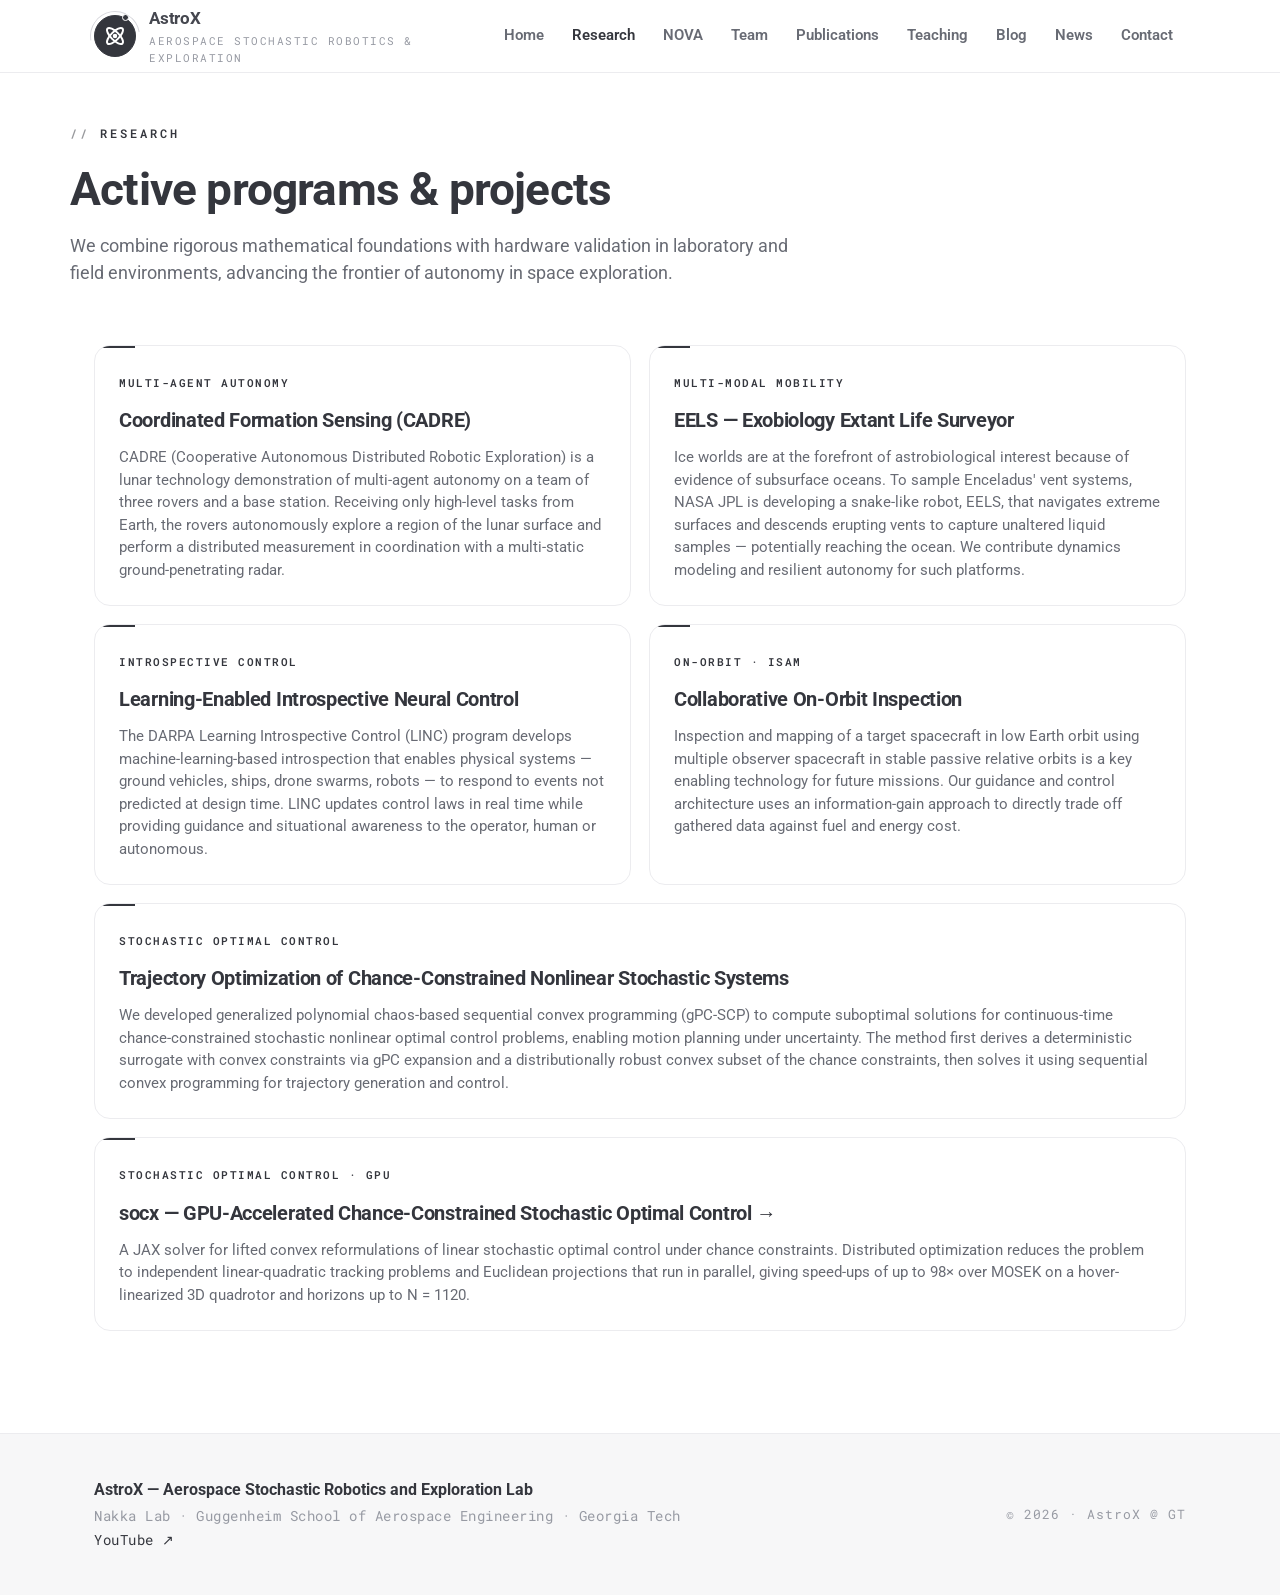
<file: research.html>
<!DOCTYPE html>
<html lang="en">
<head>
<meta charset="UTF-8" />
<meta name="viewport" content="width=device-width, initial-scale=1" />
<title>Research — AstroX Lab</title>
<meta name="description" content="Research programs of the AstroX Lab at Georgia Tech." />
<link rel="preconnect" href="https://fonts.googleapis.com" />
<link rel="preconnect" href="https://fonts.gstatic.com" crossorigin />
<link href="https://fonts.googleapis.com/css2?family=Roboto:wght@400;500;700;900&family=Roboto+Mono:wght@400;500;700&display=swap" rel="stylesheet" />
<link rel="icon" href="assets/logo-mark.svg" />
<link rel="stylesheet" href="assets/style.css" />
</head>
<body>

<header class="site-header">
  <div class="wrap nav">
    <a class="brand" href="index.html">
      <span class="mark"><svg viewBox="-16 -16 32 32" width="26" height="26" fill="none" aria-hidden="true"><g stroke="#ffffff" stroke-width="2.4"><ellipse rx="13" ry="5" transform="rotate(45)"/><ellipse rx="13" ry="5" transform="rotate(-45)"/></g><circle r="2.8" fill="#ffffff"/></svg></span>
      <span class="txt"><b>AstroX</b><span>Aerospace Stochastic Robotics &amp; Exploration</span></span>
    </a>
    <button class="nav-toggle" aria-label="Menu" onclick="document.getElementById('nav').classList.toggle('open')">☰</button>
    <nav class="nav-links" id="nav">
      <a href="index.html">Home</a>
      <a href="research.html" class="active">Research</a>
      <a href="nova.html">NOVA</a>
      <a href="team.html">Team</a>
      <a href="publications.html">Publications</a>
      <a href="teaching.html">Teaching</a>
      <a href="blog.html">Blog</a>
      <a href="news.html">News</a>
      <a href="contact.html">Contact</a>
    </nav>
  </div>
</header>

<div class="wrap page-title">
  <span class="label">Research</span>
  <h1>Active programs &amp; projects</h1>
  <p>We combine rigorous mathematical foundations with hardware validation in laboratory and field environments, advancing the frontier of autonomy in space exploration.</p>
</div>

<section>
  <div class="wrap">
    <div class="grid grid-2">

      <div class="card">
        <span class="tag">Multi-Agent Autonomy</span>
        <h3>Coordinated Formation Sensing (CADRE)</h3>
        <p>CADRE (Cooperative Autonomous Distributed Robotic Exploration) is a lunar technology demonstration of multi-agent autonomy on a team of three rovers and a base station. Receiving only high-level tasks from Earth, the rovers autonomously explore a region of the lunar surface and perform a distributed measurement in coordination with a multi-static ground-penetrating radar.</p>
      </div>

      <div class="card">
        <span class="tag">Multi-Modal Mobility</span>
        <h3>EELS — Exobiology Extant Life Surveyor</h3>
        <p>Ice worlds are at the forefront of astrobiological interest because of evidence of subsurface oceans. To sample Enceladus' vent systems, NASA JPL is developing a snake-like robot, EELS, that navigates extreme surfaces and descends erupting vents to capture unaltered liquid samples — potentially reaching the ocean. We contribute dynamics modeling and resilient autonomy for such platforms.</p>
      </div>

      <div class="card">
        <span class="tag">Introspective Control</span>
        <h3>Learning-Enabled Introspective Neural Control</h3>
        <p>The DARPA Learning Introspective Control (LINC) program develops machine-learning-based introspection that enables physical systems — ground vehicles, ships, drone swarms, robots — to respond to events not predicted at design time. LINC updates control laws in real time while providing guidance and situational awareness to the operator, human or autonomous.</p>
      </div>

      <div class="card">
        <span class="tag">On-Orbit · ISAM</span>
        <h3>Collaborative On-Orbit Inspection</h3>
        <p>Inspection and mapping of a target spacecraft in low Earth orbit using multiple observer spacecraft in stable passive relative orbits is a key enabling technology for future missions. Our guidance and control architecture uses an information-gain approach to directly trade off gathered data against fuel and energy cost.</p>
      </div>

      <div class="card" style="grid-column:1 / -1;">
        <span class="tag">Stochastic Optimal Control</span>
        <h3>Trajectory Optimization of Chance-Constrained Nonlinear Stochastic Systems</h3>
        <p>We developed generalized polynomial chaos-based sequential convex programming (gPC-SCP) to compute suboptimal solutions for continuous-time chance-constrained stochastic nonlinear optimal control problems, enabling motion planning under uncertainty. The method first derives a deterministic surrogate with convex constraints via gPC expansion and a distributionally robust convex subset of the chance constraints, then solves it using sequential convex programming for trajectory generation and control.</p>
      </div>

      <a class="card" href="papers/socx.html" style="grid-column:1 / -1;">
        <span class="tag">Stochastic Optimal Control · GPU</span>
        <h3>socx — GPU-Accelerated Chance-Constrained Stochastic Optimal Control →</h3>
        <p>A JAX solver for lifted convex reformulations of linear stochastic optimal control under chance constraints. Distributed optimization reduces the problem to independent linear-quadratic tracking problems and Euclidean projections that run in parallel, giving speed-ups of up to 98× over MOSEK on a hover-linearized 3D quadrotor and horizons up to N = 1120.</p>
      </a>

    </div>
  </div>
</section>

<footer class="site-footer">
  <div class="wrap">
    <div>
      <div class="lab">AstroX — Aerospace Stochastic Robotics and Exploration Lab</div>
      <div class="sub">Nakka Lab · Guggenheim School of Aerospace Engineering · Georgia Tech</div>
      <div class="sub"><a href="https://www.youtube.com/@AerospaceRoboticsLab" target="_blank" rel="noopener">YouTube ↗</a></div>
    </div>
    <div class="right">© <span id="yr"></span> · AstroX @ GT</div>
  </div>
</footer>
<script>document.getElementById('yr').textContent=new Date().getFullYear();</script>
</body>
</html>
</file>
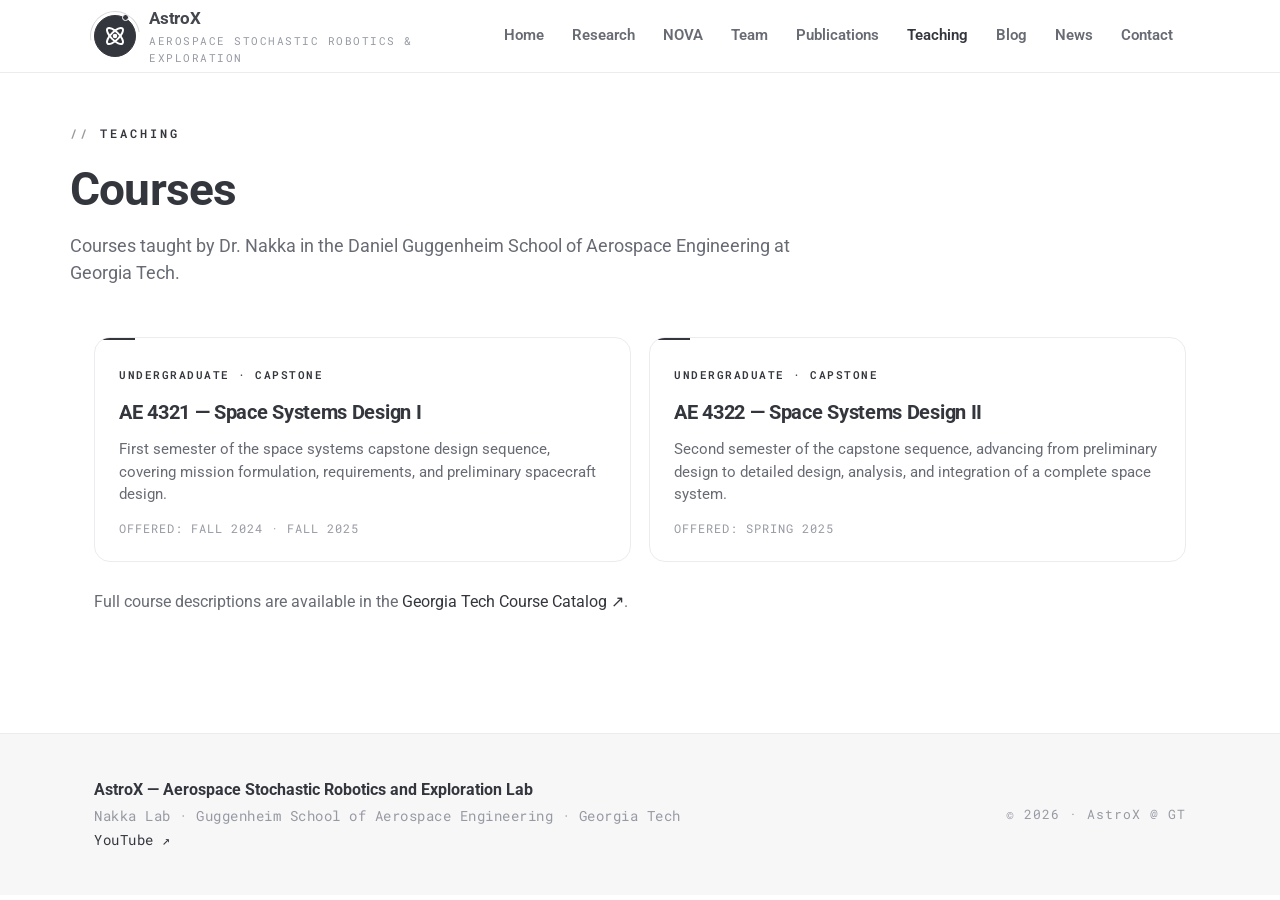
<file: teaching.html>
<!DOCTYPE html>
<html lang="en">
<head>
<meta charset="UTF-8" />
<meta name="viewport" content="width=device-width, initial-scale=1" />
<title>Teaching — AstroX Lab</title>
<meta name="description" content="Courses taught by Dr. Yashwanth Nakka at Georgia Tech." />
<link rel="preconnect" href="https://fonts.googleapis.com" />
<link rel="preconnect" href="https://fonts.gstatic.com" crossorigin />
<link href="https://fonts.googleapis.com/css2?family=Roboto:wght@400;500;700;900&family=Roboto+Mono:wght@400;500;700&display=swap" rel="stylesheet" />
<link rel="icon" href="assets/logo-mark.svg" />
<link rel="stylesheet" href="assets/style.css" />
</head>
<body>

<header class="site-header">
  <div class="wrap nav">
    <a class="brand" href="index.html">
      <span class="mark"><svg viewBox="-16 -16 32 32" width="26" height="26" fill="none" aria-hidden="true"><g stroke="#ffffff" stroke-width="2.4"><ellipse rx="13" ry="5" transform="rotate(45)"/><ellipse rx="13" ry="5" transform="rotate(-45)"/></g><circle r="2.8" fill="#ffffff"/></svg></span>
      <span class="txt"><b>AstroX</b><span>Aerospace Stochastic Robotics &amp; Exploration</span></span>
    </a>
    <button class="nav-toggle" aria-label="Menu" onclick="document.getElementById('nav').classList.toggle('open')">☰</button>
    <nav class="nav-links" id="nav">
      <a href="index.html">Home</a>
      <a href="research.html">Research</a>
      <a href="nova.html">NOVA</a>
      <a href="team.html">Team</a>
      <a href="publications.html">Publications</a>
      <a href="teaching.html" class="active">Teaching</a>
      <a href="blog.html">Blog</a>
      <a href="news.html">News</a>
      <a href="contact.html">Contact</a>
    </nav>
  </div>
</header>

<div class="wrap page-title">
  <span class="label">Teaching</span>
  <h1>Courses</h1>
  <p>Courses taught by Dr. Nakka in the Daniel Guggenheim School of Aerospace Engineering at Georgia Tech.</p>
</div>

<section style="padding-top:44px;">
  <div class="wrap">
    <div class="grid grid-2">
      <div class="card">
        <span class="tag">Undergraduate · Capstone</span>
        <h3>AE 4321 — Space Systems Design I</h3>
        <p>First semester of the space systems capstone design sequence, covering mission formulation, requirements, and preliminary spacecraft design.</p>
        <p class="partner">Offered: Fall 2024 · Fall 2025</p>
      </div>
      <div class="card">
        <span class="tag">Undergraduate · Capstone</span>
        <h3>AE 4322 — Space Systems Design II</h3>
        <p>Second semester of the capstone sequence, advancing from preliminary design to detailed design, analysis, and integration of a complete space system.</p>
        <p class="partner">Offered: Spring 2025</p>
      </div>
    </div>
    <p style="margin-top:28px;color:var(--text-dim);">Full course descriptions are available in the <a href="https://catalog.gatech.edu/" target="_blank" rel="noopener">Georgia Tech Course Catalog ↗</a>.</p>
  </div>
</section>

<footer class="site-footer">
  <div class="wrap">
    <div>
      <div class="lab">AstroX — Aerospace Stochastic Robotics and Exploration Lab</div>
      <div class="sub">Nakka Lab · Guggenheim School of Aerospace Engineering · Georgia Tech</div>
      <div class="sub"><a href="https://www.youtube.com/@AerospaceRoboticsLab" target="_blank" rel="noopener">YouTube ↗</a></div>
    </div>
    <div class="right">© <span id="yr"></span> · AstroX @ GT</div>
  </div>
</footer>
<script>document.getElementById('yr').textContent=new Date().getFullYear();</script>
</body>
</html>
</file>
<file: assets/style.css>
/* ===================================================================
   Aerospace Robotics Lab — Georgia Tech
   Visual identity: clean black & white (light, monochrome)
   Static site — single shared stylesheet, no build step.
   =================================================================== */

:root {
  --paper:      #ffffff;
  --paper-2:    #f7f7f8;
  --paper-3:    #f0f0f2;
  --hairline:   #ececef;
  --hairline-2: #d8d8dd;

  --ink:        #34363d;   /* soft charcoal headings */
  --ink-2:      #45474f;
  --accent:      #34363d;
  --accent-dark: #45474f;
  --accent-tint: #f0f0f2;
  --gold:        #34363d;

  --text:       #45474f;
  --text-dim:   #686b74;
  --text-faint: #979aa3;

  --max: 1140px;
  --radius: 16px;
  --mono: "Roboto Mono", "SF Mono", "JetBrains Mono", ui-monospace, Menlo, Consolas, monospace;
  --sans: "Roboto", -apple-system, BlinkMacSystemFont, "Segoe UI", Helvetica, Arial, sans-serif;
  --shadow: 0 1px 2px rgba(17,17,20,.04), 0 10px 30px rgba(17,17,20,.06);
}

* { box-sizing: border-box; }
html { scroll-behavior: smooth; }

body {
  margin: 0;
  font-family: var(--sans);
  color: var(--text);
  background-color: var(--paper);
  line-height: 1.55;
  -webkit-font-smoothing: antialiased;
}

a { color: var(--accent); text-decoration: none; transition: opacity .15s ease; }
a:hover { opacity: .65; }
img { max-width: 100%; display: block; }

.wrap { max-width: var(--max); margin: 0 auto; padding: 0 24px; }

.label {
  font-family: var(--mono);
  font-size: 12px; letter-spacing: 3px; text-transform: uppercase;
  color: var(--accent); font-weight: 600;
}
.label::before { content: "// "; color: var(--accent); opacity: .5; }

/* ---------------- Header / Nav ---------------- */
.site-header {
  position: sticky; top: 0; z-index: 60;
  background: rgba(255,255,255,.82);
  backdrop-filter: saturate(160%) blur(12px);
  border-bottom: 1px solid var(--hairline);
}
.nav { display: flex; align-items: center; justify-content: space-between; height: 72px; }
.brand { display: flex; align-items: center; gap: 13px; }
.brand .mark {
  position: relative; width: 42px; height: 42px; border-radius: 50%;
  display: grid; place-items: center; flex: 0 0 auto;
  background: var(--ink); border: 1px solid var(--ink);
}
.brand .mark svg { display: block; }
.brand .mark::before {
  content: ""; position: absolute; inset: -5px; border-radius: 50%;
  border: 1px solid var(--hairline-2);
  border-right-color: transparent; border-bottom-color: transparent;
  transform: rotate(35deg);
}
.brand .mark::after {
  content: ""; position: absolute; width: 5px; height: 5px; border-radius: 50%;
  background: var(--ink); top: -2px; right: 6px; border: 1px solid var(--paper);
}
.brand .mark b { font-family: var(--mono); font-size: 13px; color: #fff; font-weight: 700; letter-spacing: .5px; }
.brand .txt b { font-size: 16.5px; color: var(--text); letter-spacing: -.2px; display: block; }
.brand .txt span { display: block; font-size: 11px; color: var(--text-faint); font-family: var(--mono); letter-spacing: 1.5px; text-transform: uppercase; }
.nav-links { display: flex; gap: 2px; align-items: center; }
.nav-links a {
  padding: 9px 13px; border-radius: 9px; font-weight: 600; font-size: 14.5px; color: var(--text-dim);
}
.nav-links a:hover { color: var(--text); background: var(--paper-2); opacity: 1; }
.nav-links a.active { color: var(--accent); }
.nav-toggle { display: none; background: none; border: 0; font-size: 24px; cursor: pointer; color: var(--text); }

@media (max-width: 860px) {
  .nav-toggle { display: block; }
  .nav-links {
    display: none; position: absolute; top: 72px; left: 0; right: 0; flex-direction: column; gap: 0;
    background: var(--paper); border-bottom: 1px solid var(--hairline); padding: 8px;
  }
  .nav-links.open { display: flex; }
  .nav-links a { padding: 13px 14px; }
}

/* ---------------- Announcement banner ---------------- */
.notice { background: var(--ink); color: #fff; }
.notice .wrap { display: flex; gap: 14px; align-items: center; justify-content: center; padding: 11px 24px; font-size: 14px; text-align: center; flex-wrap: wrap; }
.notice a { color: #fff; text-decoration: underline; }
.notice a:hover { opacity: .75; }
.notice .pill { font-family: var(--mono); font-size: 10.5px; letter-spacing: 2px; text-transform: uppercase; background: rgba(255,255,255,.16); padding: 3px 9px; border-radius: 999px; }

/* ---------------- Hero ---------------- */
.hero { position: relative; overflow: hidden; padding: 72px 0 66px; background: linear-gradient(var(--paper) 55%, var(--paper-2) 100%); border-bottom: 1px solid var(--hairline); }
.hero-grid {
  position: absolute; inset: 0; pointer-events: none;
  background-image:
    linear-gradient(var(--hairline) 1px, transparent 1px),
    linear-gradient(90deg, var(--hairline) 1px, transparent 1px);
  background-size: 64px 64px;
  -webkit-mask-image: radial-gradient(700px 400px at 70% 30%, #000, transparent 75%);
          mask-image: radial-gradient(700px 400px at 70% 30%, #000, transparent 75%);
}
.hero .wrap { position: relative; z-index: 2; }
.hero h1 { font-size: clamp(34px, 5.6vw, 62px); line-height: 1.02; margin: 14px 0 18px; letter-spacing: -1.8px; color: var(--ink); }
.hero h1 .accent { color: var(--text-dim); }
.hero p { font-size: clamp(16px, 2.1vw, 20px); color: var(--text-dim); max-width: 680px; margin: 0 0 22px; }
.hero-emblem { width: 104px; height: auto; display: block; margin-bottom: 20px; }
.hero-inner { display: grid; grid-template-columns: 1.05fr .95fr; gap: 40px; align-items: center; }
@media (max-width: 900px) { .hero-inner { grid-template-columns: 1fr; gap: 28px; } }
.hero-media .video-embed { box-shadow: var(--shadow); }
.video-thumbs { display: flex; gap: 10px; margin-top: 12px; flex-wrap: wrap; }
.vthumb { padding: 0; border: 2px solid transparent; border-radius: 9px; overflow: hidden; cursor: pointer; background: none; width: 110px; flex: 0 0 auto; line-height: 0; transition: border-color .15s ease; }
.vthumb img { width: 100%; height: auto; display: block; }
.vthumb:hover { border-color: var(--hairline-2); }
.vthumb.active { border-color: var(--ink); }
.btn-row { display: flex; gap: 13px; flex-wrap: wrap; }
.btn { display: inline-block; padding: 13px 24px; border-radius: 11px; font-weight: 700; font-size: 15px; transition: all .15s ease; }
.btn-primary { background: var(--ink); color: #fff; }
.btn-primary:hover { background: var(--ink-2); color: #fff; opacity: 1; }
.btn-ghost { background: transparent; color: var(--ink); border: 1px solid var(--hairline-2); }
.btn-ghost:hover { border-color: var(--accent); color: var(--accent); opacity: 1; }

/* ---------------- Quick links ---------------- */
.quicklinks { display: flex; flex-wrap: wrap; gap: 10px; margin-top: 28px; }
.quicklinks a { display: inline-flex; align-items: center; gap: 9px; border: 1px solid var(--hairline-2); border-radius: 10px; padding: 9px 15px; font-size: 14px; font-weight: 600; color: var(--ink); background: var(--paper); transition: border-color .15s ease, color .15s ease; }
.quicklinks a:hover { border-color: var(--accent); color: var(--accent); opacity: 1; }
.quicklinks a .ext { font-family: var(--mono); font-size: 11px; color: var(--text-faint); }

/* ---------------- Sections ---------------- */
section { padding: 52px 0; }
.section-soft { background: var(--paper-2); }
.section-head { max-width: 720px; margin: 0 0 26px; }
.section-head h2 { font-size: clamp(26px, 3.6vw, 38px); margin: 8px 0 8px; letter-spacing: -.7px; color: var(--ink); }
.section-head p { color: var(--text-dim); font-size: 16.5px; margin: 0; }

.page-title { padding: 48px 0 6px; position: relative; }
.page-title h1 { font-size: clamp(30px, 4.8vw, 46px); margin: 8px 0 8px; letter-spacing: -.8px; color: var(--ink); }
.page-title p { color: var(--text-dim); font-size: 17.5px; margin: 0; max-width: 720px; }

/* ---------------- Cards / Grid ---------------- */
.grid { display: grid; gap: 18px; }
.grid-2 { grid-template-columns: repeat(2, 1fr); }
.grid-3 { grid-template-columns: repeat(3, 1fr); }
.grid-4 { grid-template-columns: repeat(4, 1fr); }
@media (max-width: 940px) { .grid-3, .grid-4 { grid-template-columns: repeat(2, 1fr); } }
@media (max-width: 640px) { .grid-2, .grid-3, .grid-4 { grid-template-columns: 1fr; } }

.card {
  position: relative; background: var(--paper); border: 1px solid var(--hairline);
  border-radius: var(--radius); padding: 24px; overflow: hidden;
  transition: transform .18s ease, border-color .18s ease, box-shadow .18s ease;
}
.card::before { content: ""; position: absolute; top: 0; left: 0; width: 40px; height: 2px; background: var(--accent); opacity: 1; }
.card:hover { transform: translateY(-4px); border-color: var(--hairline-2); box-shadow: var(--shadow); }
.card .tag { display: inline-block; font-family: var(--mono); font-size: 11px; font-weight: 600; letter-spacing: 1.5px; text-transform: uppercase; color: var(--accent); margin-bottom: 14px; }
.card h3 { margin: 0 0 10px; font-size: 20px; letter-spacing: -.3px; color: var(--ink); }
.card p { margin: 0; color: var(--text-dim); font-size: 15px; line-height: 1.5; }
.card .partner { margin-top: 14px; font-family: var(--mono); font-size: 11.5px; letter-spacing: 1px; color: var(--text-faint); text-transform: uppercase; }

/* ---------------- PI block ---------------- */
.pi { display: grid; grid-template-columns: 230px 1fr; gap: 36px; align-items: start; }
@media (max-width: 640px) { .pi { grid-template-columns: 1fr; } }
.pi .frame { position: relative; }
.pi .frame img { width: 230px; border-radius: var(--radius); border: 1px solid var(--hairline); }
.pi .frame::after { content: ""; position: absolute; inset: -8px; border: 1px solid var(--hairline); border-radius: 22px; pointer-events: none; }
.pi h3 { margin: 6px 0 4px; font-size: 26px; letter-spacing: -.5px; color: var(--ink); }
.pi .role { color: var(--text-dim); font-weight: 700; margin: 0 0 16px; }

/* ---------------- People ---------------- */
.people { display: grid; grid-template-columns: repeat(3, 1fr); gap: 22px; }
@media (max-width: 940px) { .people { grid-template-columns: repeat(2, 1fr); } }
@media (max-width: 560px) { .people { grid-template-columns: 1fr; } }
.person { background: var(--paper); border: 1px solid var(--hairline); border-radius: var(--radius); overflow: hidden; transition: transform .18s ease, border-color .18s ease, box-shadow .18s ease; }
.person:hover { transform: translateY(-4px); border-color: var(--accent); box-shadow: var(--shadow); }
.person .photo { aspect-ratio: 1/1; background: var(--paper-3); overflow: hidden; }
.person .photo img { width: 100%; height: 100%; object-fit: cover; transition: transform .2s ease; }
.person:hover .photo img { transform: scale(1.03); }
.person .photo.placeholder { display: grid; place-items: center; background: var(--paper-3); color: var(--text-faint); font-size: 40px; font-weight: 800; font-family: var(--mono); }
.person .body { padding: 17px 19px; }
.person .body b { font-size: 16px; color: var(--ink); }
.person .body p { margin: 5px 0 0; font-size: 13px; color: var(--text-dim); }
.person .body .topic { font-family: var(--mono); font-size: 11.5px; color: var(--text-dim); letter-spacing: .3px; margin-top: 7px; }

.name-list { display: flex; flex-wrap: wrap; gap: 10px; }
.name-list span { background: var(--paper); border: 1px solid var(--hairline); border-radius: 999px; padding: 9px 17px; font-weight: 600; font-size: 14.5px; color: var(--text-dim); }
.name-list span:hover { border-color: var(--hairline-2); color: var(--text); }

.subhead { font-family: var(--mono); font-size: 12px; letter-spacing: 2.5px; text-transform: uppercase; color: var(--text-faint); font-weight: 600; margin: 34px 0 16px; display: flex; align-items: center; gap: 14px; }
.subhead::after { content: ""; flex: 1; height: 1px; background: var(--hairline); }

/* ---------------- Publications ---------------- */
.pub-tabs { display: flex; gap: 8px; margin-bottom: 26px; flex-wrap: wrap; }
.pub-tabs button { border: 1px solid var(--hairline); background: var(--paper); color: var(--text-dim); padding: 9px 20px; border-radius: 999px; font-weight: 600; font-size: 14px; cursor: pointer; font-family: var(--sans); transition: all .15s ease; }
.pub-tabs button:hover { color: var(--text); border-color: var(--hairline-2); }
.pub-tabs button.active { background: var(--ink); color: #fff; border-color: var(--ink); }
.pub { display: flex; gap: 18px; padding: 15px 0; border-bottom: 1px solid var(--hairline); }
.pub .id { flex: 0 0 auto; font-family: var(--mono); font-weight: 700; color: var(--accent); background: var(--accent-tint); border: 1px solid var(--accent-tint); border-radius: 8px; padding: 5px 11px; height: fit-content; font-size: 12.5px; }
.pub .meta p { margin: 0; font-size: 15px; color: var(--text); }
.pub .meta .venue { color: var(--text-faint); font-size: 13.5px; margin-top: 5px; }
.pub .meta .venue .award { color: var(--accent); font-weight: 700; }
.pub .meta a.pdf { font-family: var(--mono); font-size: 12px; font-weight: 700; letter-spacing: .5px; }

/* ---------------- Contact ---------------- */
.contact-grid { display: grid; grid-template-columns: 1.1fr .9fr; gap: 26px; }
@media (max-width: 720px) { .contact-grid { grid-template-columns: 1fr; } }
.info-row { display: flex; gap: 14px; padding: 16px 0; border-bottom: 1px solid var(--hairline); }
.info-row .ic { flex: 0 0 auto; width: 38px; height: 38px; border-radius: 10px; background: var(--accent-tint); border: 1px solid var(--accent-tint); display: grid; place-items: center; color: var(--accent); }
.info-row .k { font-family: var(--mono); font-size: 11px; letter-spacing: 1.5px; text-transform: uppercase; color: var(--text-faint); }
.info-row .v { font-size: 15.5px; color: var(--text); }

/* ---------------- Video embed ---------------- */
.video-embed { position: relative; width: 100%; aspect-ratio: 16 / 9; border-radius: var(--radius); overflow: hidden; border: 1px solid var(--hairline); background: #000; box-shadow: var(--shadow); }
.video-embed iframe { position: absolute; inset: 0; width: 100%; height: 100%; border: 0; }

/* ---------------- News ---------------- */
.news { display: grid; gap: 0; }
.news .item { display: flex; gap: 22px; padding: 15px 2px; border-bottom: 1px solid var(--hairline); align-items: baseline; }
.news .item:hover { opacity: 1; }
.news .item:hover .t { text-decoration: underline; }
.news .date { font-family: var(--mono); font-size: 11.5px; letter-spacing: 1px; color: var(--text-faint); flex: 0 0 88px; text-transform: uppercase; }
.news .t { color: var(--text); font-size: 16.5px; font-weight: 600; letter-spacing: -.2px; }
.news .t .src { display: block; color: var(--text-faint); font-weight: 500; font-size: 12.5px; font-family: var(--mono); letter-spacing: .5px; margin-top: 3px; text-decoration: none; }
@media (max-width: 560px) { .news .item { flex-direction: column; gap: 4px; } }

/* ---------------- Method visualizations (animations) ---------------- */
.viz-grid { display: grid; grid-template-columns: repeat(3, 1fr); gap: 18px; }
@media (max-width: 920px) { .viz-grid { grid-template-columns: 1fr; max-width: 520px; margin: 0 auto; } }
.viz { background: var(--paper); border: 1px solid var(--hairline); border-radius: var(--radius); padding: 22px; }
.viz .tag { display: inline-block; font-family: var(--mono); font-size: 11px; font-weight: 600; letter-spacing: 1.5px; text-transform: uppercase; color: var(--accent); margin-bottom: 12px; }
.viz h3 { margin: 0 0 8px; font-size: 19px; letter-spacing: -.3px; color: var(--ink); }
.viz .stage { width: 100%; height: auto; display: block; background: var(--paper-2); border: 1px solid var(--hairline); border-radius: 12px; }
.viz .cap { color: var(--text-dim); font-size: 14px; margin: 12px 0 0; }
.viz .v-tube   { stroke: var(--accent-tint); stroke-width: 26; fill: none; stroke-linecap: round; opacity: .8; }
.viz .v-sample { stroke: var(--hairline-2); stroke-width: 1.2; fill: none; opacity: .7; stroke-dasharray: 5 5; animation: vflow 3s linear infinite; }
.viz .v-mean   { stroke: var(--ink); stroke-width: 2.5; fill: none; }
.viz .v-obst   { fill: var(--paper-3); stroke: var(--text-faint); stroke-width: 1.2; }
.viz .v-node   { fill: var(--ink); }
.viz .v-goal   { fill: var(--paper); stroke: var(--ink); stroke-width: 2; }
.viz .v-ell    { fill: var(--accent-tint); stroke: var(--ink); stroke-width: 1.2; opacity: .85; }
.viz .v-orbit  { stroke: var(--hairline-2); stroke-width: 1.2; fill: none; }
.viz .v-agent  { fill: var(--ink); }
.viz .v-target { fill: var(--ink); }
.viz .v-pulse  { stroke: var(--text-faint); stroke-width: 1.4; fill: none; }
.viz .v-wire   { stroke: var(--ink); stroke-width: 1.4; fill: none; }
.viz .v-lbl    { fill: var(--text-faint); font-family: var(--mono); font-size: 9px; letter-spacing: 1px; text-transform: uppercase; }
@keyframes vflow { to { stroke-dashoffset: -60; } }
@media (prefers-reduced-motion: reduce) { .viz .v-sample { animation: none; } }

/* ---------------- Alumni list ---------------- */
.alumni { display: grid; gap: 0; max-width: 760px; }
.alumni .row { display: flex; flex-wrap: wrap; gap: 6px 12px; align-items: baseline; padding: 13px 0; border-bottom: 1px solid var(--hairline); }
.alumni .row b { color: var(--ink); font-size: 16px; }
.alumni .row .deg { font-family: var(--mono); font-size: 11.5px; letter-spacing: .5px; text-transform: uppercase; color: var(--text-faint); }
.alumni .row .now { color: var(--text-dim); font-size: 14.5px; }
.alumni .row .now::before { content: "→ "; color: var(--accent); }

/* ---------------- Blog (article list) ---------------- */
.postlist { max-width: 760px; }
.post-entry { padding: 22px 0; border-bottom: 1px solid var(--hairline); }
.post-entry:first-child { padding-top: 0; }
.post-entry .meta { font-family: var(--mono); font-size: 11.5px; letter-spacing: 1.5px; text-transform: uppercase; color: var(--text-faint); margin-bottom: 7px; }
.post-entry h3 { margin: 0 0 6px; font-size: 21px; letter-spacing: -.3px; }
.post-entry h3 a { color: var(--ink); }
.post-entry p { margin: 0; color: var(--text-dim); font-size: 15.5px; }
.post-entry .more { display: inline-block; margin-top: 8px; font-weight: 600; font-size: 14px; }

/* ---------------- Footer ---------------- */
.site-footer { border-top: 1px solid var(--hairline); background: var(--paper-2); padding: 44px 0; margin-top: 50px; }
.site-footer .wrap { display: flex; justify-content: space-between; gap: 20px; flex-wrap: wrap; align-items: center; }
.site-footer .lab { color: var(--ink); font-weight: 700; }
.site-footer .sub { color: var(--text-faint); font-size: 13.5px; margin-top: 3px; font-family: var(--mono); letter-spacing: .5px; }
.site-footer a { color: var(--accent); }
.site-footer .right { font-family: var(--mono); font-size: 12.5px; color: var(--text-faint); letter-spacing: 1px; }
</file>
